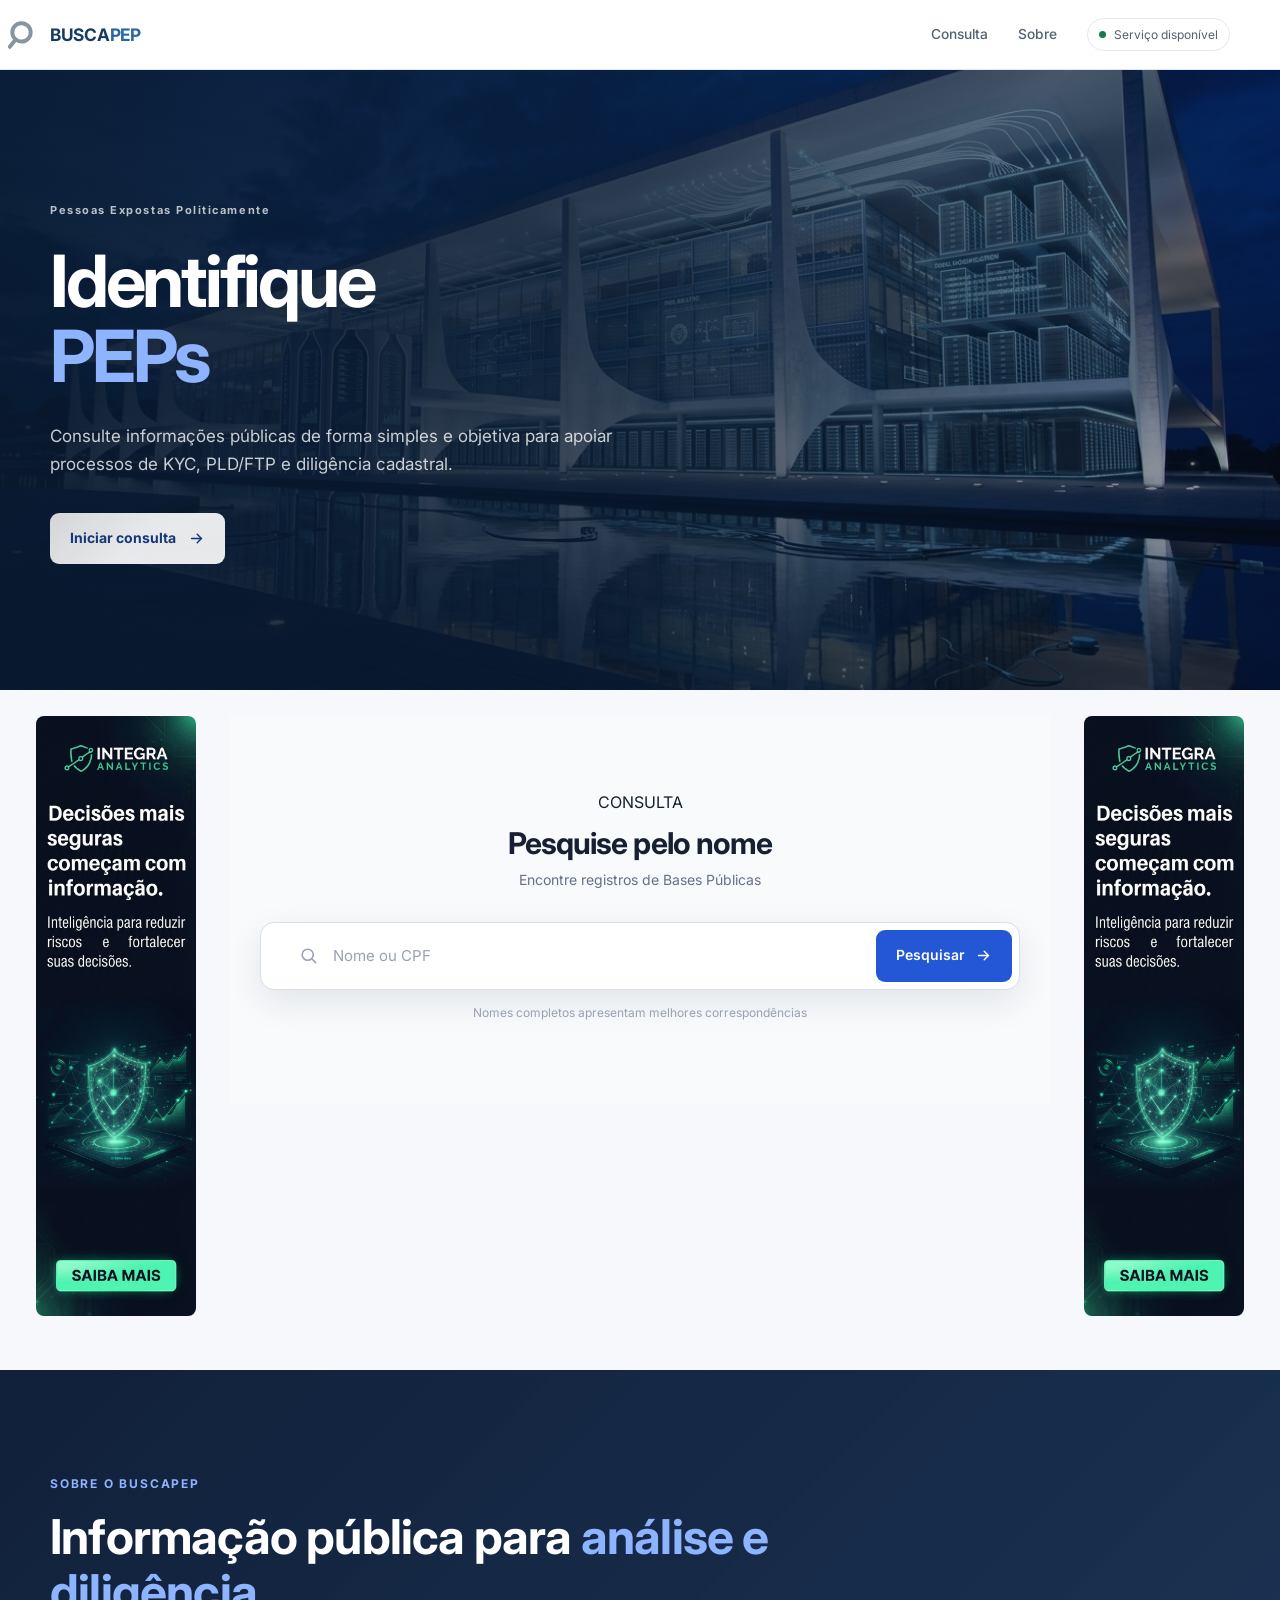
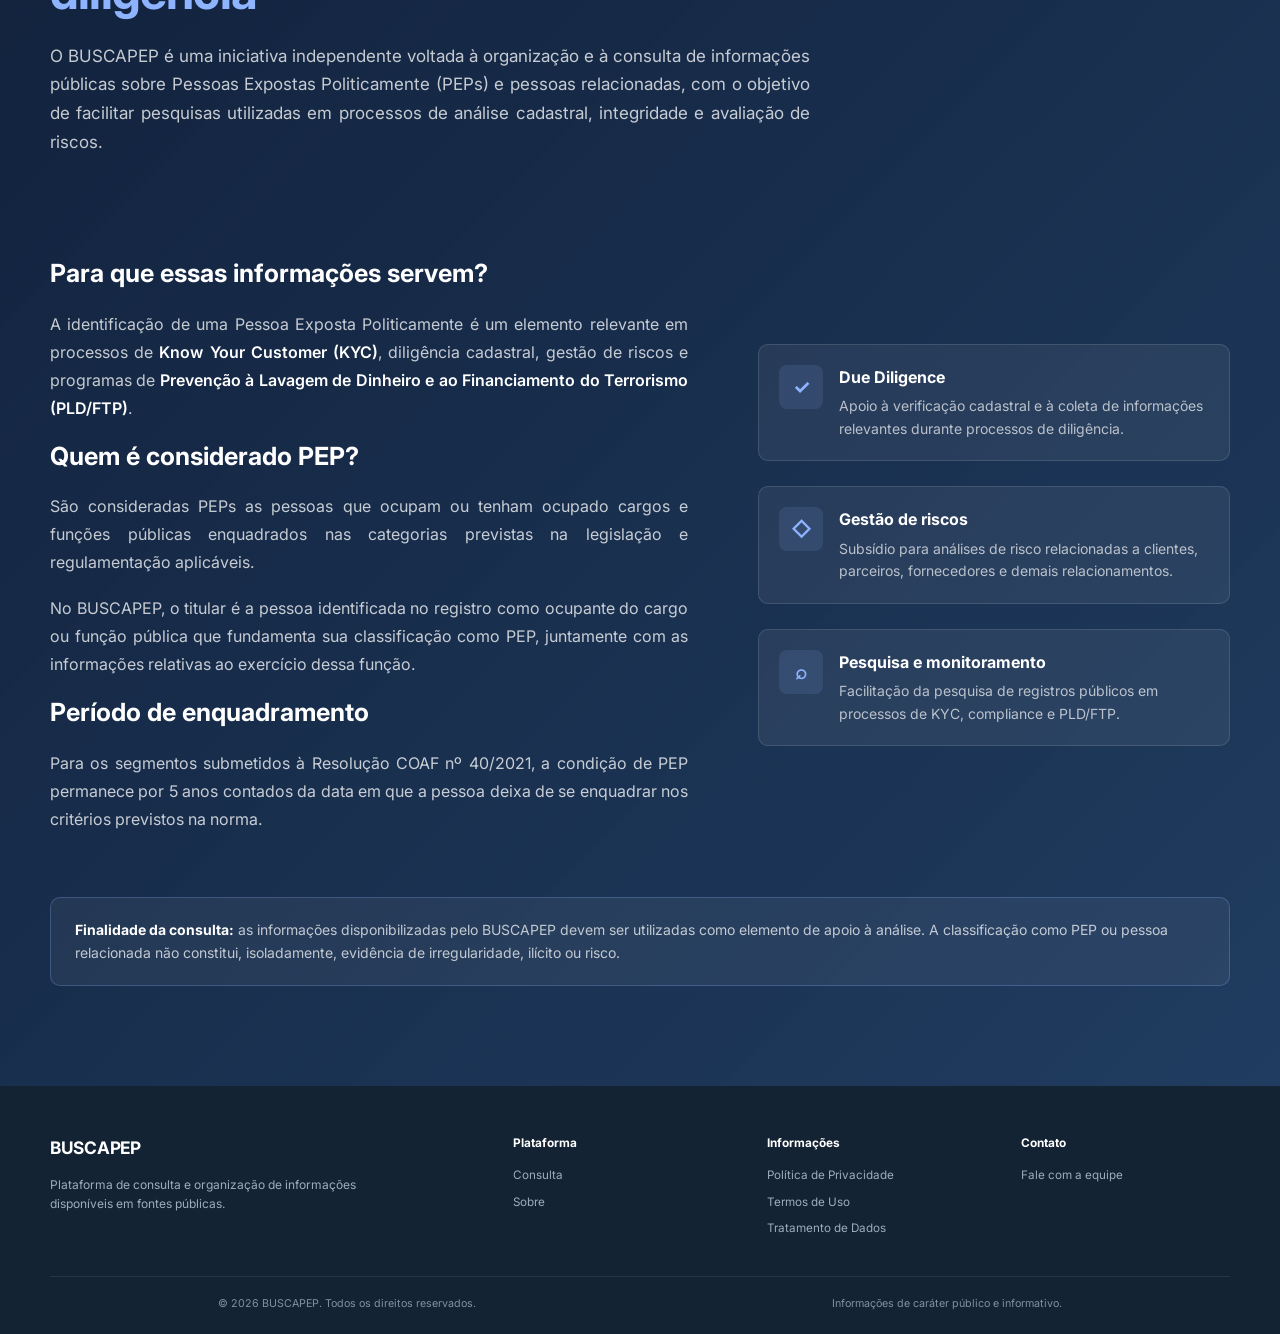
<file: index.html>
<!DOCTYPE html>
<html lang="pt-BR">

<head>
    <meta charset="UTF-8">
    <meta name="viewport" content="width=device-width, initial-scale=1.0">

    <title>BUSCA PEP — Pessoas Politicamente Expostas</title>

    <meta name="description" content="BuscaPEP é uma ferramenta online para consulta pública de Pessoas Expostas Politicamente (PEPs), com pesquisa por nome e informações provenientes de fontes públicas.">
    <meta name="robots" content="index, follow">
    <meta name="author" content="BuscaPEP">
    <link rel="canonical" href="https://buscapep.github.io/pesquisar/">

    <meta property="og:type" content="website">
    <meta property="og:title" content="BuscaPEP | Consulta Pública de PEPs">
    <meta property="og:description" content="Consulte informações públicas sobre Pessoas Expostas Politicamente (PEPs) por nome, com dados provenientes de fontes públicas e oficiais.">
    <meta property="og:url" content="https://buscapep.github.io/pesquisar/">
    <meta property="og:site_name" content="BuscaPEP">
    <meta property="og:locale" content="pt_BR">
    <meta property="og:image" content="https://buscapep.github.io/amounter/images/og-buscapep.jfif">


    <link rel="stylesheet" href="css/root.css">
    <link rel="stylesheet" href="css/ads.css">
    <link rel="stylesheet" href="css/general.css">
    <link rel="stylesheet" href="css/header.css">
    <link rel="stylesheet" href="css/hero.css">
    <link rel="stylesheet" href="css/search-area.css">
    <link rel="stylesheet" href="css/loading.css">
    <link rel="stylesheet" href="css/advertising.css">
    <link rel="stylesheet" href="css/results.css">
    <link rel="stylesheet" href="css/methodology.css">
    <link rel="stylesheet" href="css/visual-break.css">
    <link rel="stylesheet" href="css/responsive.css">
    <link rel="stylesheet" href="css/about.css">
    <link rel="stylesheet" href="css/footer.css">

    <link rel="preconnect" href="https://fonts.googleapis.com">
    <link rel="preconnect" href="https://fonts.gstatic.com" crossorigin>

    <link href="https://fonts.googleapis.com/css2?family=Inter:wght@400;500;600;700&display=swap" rel="stylesheet">

    <!-- Google AdSense
    <script async
        src="https://pagead2.googlesyndication.com/pagead/js/adsbygoogle.js?client=ca-pub-XXXXXXXXXXXX"
        crossorigin="anonymous"></script>
    -->

    <!-- Google tag (gtag.js) -->
    <script async src="https://www.googletagmanager.com/gtag/js?id=G-C39EV2SLS0"></script>
    <script>
        window.dataLayer = window.dataLayer || [];
        function gtag(){dataLayer.push(arguments);}
        gtag('js', new Date());

        gtag('config', 'G-C39EV2SLS0');
    </script>

</head>

<body>

    <!-- =========================================
    HEADER
    ========================================= -->

    <header class="site-header">
        <div class="container header-content">
            <a href="#" class="brand" aria-label="BUSCAPEP - página inicial">
                <span class="brand-text">
                    BUSCA<strong class="destaque-cor">PEP</strong>
                </span>
                <span class="brand-mark">
                    <svg class="search-icon" viewBox="0 0 24 24" aria-hidden="true">
                        <circle cx="11" cy="11" r="7" fill="none" stroke="currentColor" stroke-width="3" />
                        <path d="M16.5 16.5L21 21" fill="none" stroke="currentColor" stroke-width="3"
                            stroke-linecap="round" />
                    </svg>
                </span>
            </a>

            <nav class="main-nav" aria-label="Navegação principal">
                <a onclick="rolarpara('.hero-search')">Consulta</a>
                <a href="#sobre">Sobre</a>
            </nav>

            <div class="header-status">
                <span class="status-dot"></span>Serviço disponível
            </div>

        </div>
    </header>

    <!-- =========================================
    HERO / IMPACTO INICIAL
    ========================================= -->

    <section id="consulta" class="hero">
        <!-- Imagem de abertura -->

        <div class="hero-visual">

            <div class="hero-image"></div>
            <div class="hero-overlay"></div>
            <div class="container hero-visual-content">

                <div class="hero-copy">
                    <span class="hero-eyebrow">Pessoas Expostas Politicamente</span>
                    <h1>
                        Identifique
                        <span>
                            PEPs
                        </span>
                    </h1>


                    <p class="ct">
                        Consulte informações públicas de forma simples
                        e objetiva para apoiar processos de KYC,
                        PLD/FTP e diligência cadastral.
                    </p>

                    <button type="button" class="hero-action" id="startSearchBtn" onclick="rolarpara('.hero-search')">

                        <span>Iniciar consulta</span>

                        <svg viewBox="0 0 24 24" aria-hidden="true">
                            <path d="M5 12H19" fill="none" stroke="currentColor" stroke-width="2"
                                stroke-linecap="round" />
                            <path d="M13 6L19 12L13 18" fill="none" stroke="currentColor" stroke-width="2"
                                stroke-linecap="round" stroke-linejoin="round" />
                        </svg>
                    </button>
                </div>
            </div>
        </div>

    </section>


    <!-- =========================================
    CONTEÚDO
    ========================================= -->

    <div class="content-layout">
        <aside class="ad-sidebar ad-left">
            <div class="ad-slot"><img src="assets/ads/banner-lateral-01.jfif" alt="Publicidade"></div>
        </aside>

        <main>

            <!-- =====================================
        ÁREA DE PESQUISA
        ===================================== -->

            <div class="hero-search">

                <div class="container">


                    <div class="search-intro">

                        <span class="section-kicker">
                            CONSULTA
                        </span>


                        <h2>
                            Pesquise pelo nome
                        </h2>


                        <p>
                            Encontre registros de Bases Públicas
                        </p>

                    </div>


                    <div class="search-area">
                        <div class="search-box">
                            <div class="search-input-wrapper">
                                <svg class="search-icon" viewBox="0 0 24 24" aria-hidden="true">
                                    <circle cx="11" cy="11" r="7" fill="none" stroke="currentColor" stroke-width="2" />
                                    <path d="M16.5 16.5L21 21" fill="none" stroke="currentColor" stroke-width="2"
                                        stroke-linecap="round" />
                                </svg>
                                <input type="text" id="searchInput" placeholder="Nome ou CPF" autocomplete="off"
                                    aria-label="Pesquisar PEP por nome ou CPF">
                                <button id="clearBtn" class="clear-btn hidden" type="button"
                                    aria-label="Limpar pesquisa">×</button>
                            </div>

                            <button id="searchBtn" class="search-button" type="button">
                                <span>Pesquisar</span>
                                <svg viewBox="0 0 24 24" aria-hidden="true">
                                    <path d="M5 12H19" fill="none" stroke="currentColor" stroke-width="2"
                                        stroke-linecap="round" />
                                    <path d="M13 6L19 12L13 18" fill="none" stroke="currentColor" stroke-width="2"
                                        stroke-linecap="round" stroke-linejoin="round" />

                                </svg>
                            </button>
                        </div>

                        <div class="search-note">
                            Nomes completos apresentam melhores correspondências
                        </div>
                    </div>


                    <div id="loadingState" class="loading-state hidden">
                        <span class="loading-spinner"></span>
                        <span>Consultando registros...</span>
                    </div>
                </div>

            </div>

            <!-- =========================================
        RESULTADOS
        ========================================= -->

            <section class="results-section" id="results-section">

                <div class="container">


                    <div class="results-header">

                        <div>

                            <span class="section-kicker">
                                RESULTADOS
                            </span>


                            <h2 id="resultsHeading">
                                Registros encontrados
                            </h2>


                            <p id="resultsSub">
                                Realize uma pesquisa para visualizar os
                                registros correspondentes.
                            </p>

                        </div>

                        <div id="counterBadge" class="results-counter hidden">

                            <strong id="resultsCount">
                                0
                            </strong>

                            <span>
                                registros
                            </span>

                        </div>

                    </div>


                    <div id="resultsGrid" class="results-grid">
                        <!-- Resultados gerados pelo JavaScript -->
                    </div>

                </div>

            </section>
        </main>

        <aside class="ad-sidebar ad-right">
            <div class="ad-slot">
                <div class="ad-slot"><img src="assets/ads/banner-lateral-01.jfif" alt="Publicidade"></div>
            </div>
        </aside>
    </div>



    <!-- =========================================
    ABOUT
    =========================================== -->

    <section class="about-section" id="sobre">
        <div class="about-container">

            <div class="about-header">
                <span class="section-kicker">SOBRE O BUSCAPEP</span>

                <h2>
                    Informação pública para
                    <span>análise e diligência</span>
                </h2>

                <p class="jf">
                    O BUSCAPEP é uma iniciativa independente voltada à organização
                    e à consulta de informações públicas sobre Pessoas Expostas
                    Politicamente (PEPs) e pessoas relacionadas, com o objetivo de
                    facilitar pesquisas utilizadas em processos de análise cadastral,
                    integridade e avaliação de riscos.
                </p>
            </div>

            <div class="about-content">

                <div class="about-text">
                    <h3>Para que essas informações servem?</h3>

                    <p class="jf">
                        A identificação de uma Pessoa Exposta Politicamente é um
                        elemento relevante em processos de <strong>Know Your Customer
                            (KYC)</strong>, diligência cadastral, gestão de riscos e
                        programas de <strong>Prevenção à Lavagem de Dinheiro e ao
                            Financiamento do Terrorismo (PLD/FTP)</strong>.
                    </p>

                    <h3>Quem é considerado PEP?</h3>

                    <p class="jf">
                        São consideradas PEPs as pessoas que ocupam ou tenham
                        ocupado cargos e funções públicas enquadrados nas
                        categorias previstas na legislação e regulamentação
                        aplicáveis.
                    </p>

                    <p class="jf">
                        No BUSCAPEP, o titular é a pessoa identificada no registro como ocupante do cargo ou função
                        pública que fundamenta sua classificação como PEP, juntamente com as informações relativas
                        ao exercício dessa função.
                    </p>

                    <h3>Período de enquadramento</h3>
                    <p class="jf">
                        Para os segmentos submetidos à Resolução COAF nº 40/2021, a condição de PEP permanece por 5
                        anos contados da data em que a pessoa deixa de se enquadrar nos critérios previstos na
                        norma.
                    </p>
                </div>

                <div class="about-features">

                    <div class="about-feature">
                        <div class="about-feature-icon">
                            ✓
                        </div>

                        <div>
                            <h3>Due Diligence</h3>
                            <p>
                                Apoio à verificação cadastral e à coleta de informações
                                relevantes durante processos de diligência.
                            </p>
                        </div>
                    </div>

                    <div class="about-feature">
                        <div class="about-feature-icon">
                            ◇
                        </div>

                        <div>
                            <h3>Gestão de riscos</h3>
                            <p>
                                Subsídio para análises de risco relacionadas a clientes,
                                parceiros, fornecedores e demais relacionamentos.
                            </p>
                        </div>
                    </div>

                    <div class="about-feature">
                        <div class="about-feature-icon">
                            ⌕
                        </div>

                        <div>
                            <h3>Pesquisa e monitoramento</h3>
                            <p>
                                Facilitação da pesquisa de registros públicos em
                                processos de KYC, compliance e PLD/FTP.
                            </p>
                        </div>
                    </div>

                </div>

            </div>

            <div class="about-notice">
                <strong>Finalidade da consulta:</strong>
                as informações disponibilizadas pelo BUSCAPEP devem ser utilizadas
                como elemento de apoio à análise. A classificação como PEP ou pessoa
                relacionada não constitui, isoladamente, evidência de irregularidade,
                ilícito ou risco.
            </div>

        </div>
    </section>


    <!-- =========================================
    FOOTER
    =========================================== -->

    <footer id="contato" class="site-footer">

        <div class="container">

            <div class="footer-main">

                <div class="footer-brand">

                    <a href="#" class="brand" aria-label="BUSCAPEP - página inicial">
                        <span class="brand-text">
                            BUSCAPEP
                        </span>
                    </a>


                    <p>
                        Plataforma de consulta e organização de informações
                        disponíveis em fontes públicas.
                    </p>

                </div>


                <div class="footer-column">

                    <h3>
                        Plataforma
                    </h3>

                    <a onclick="rolarpara('.hero-search')">
                        Consulta
                    </a>

                    <a onclick="rolarpara('.about-section')">
                        Sobre
                    </a>

                </div>


                <div class="footer-column">

                    <h3>
                        Informações
                    </h3>

                    <a href="compliance/privacidade.html">
                        Política de Privacidade
                    </a>

                    <a href="compliance/termos.html">
                        Termos de Uso
                    </a>

                    <a href="compliance/tratamento.html">
                        Tratamento de Dados
                    </a>

                </div>


                <div class="footer-column">

                    <h3>
                        Contato
                    </h3>

                    <a href="compliance/contato.html">
                        Fale com a equipe
                    </a>

                </div>


            </div>


            <div class="footer-bottom">

                <span>
                    © 2026 BUSCAPEP.
                    Todos os direitos reservados.
                </span>


                <span>
                    Informações de caráter público e informativo.
                </span>

            </div>

        </div>

    </footer>


    <!-- JavaScript -->

    <script src="js/app.js"></script>

</body>

</html>
</file>
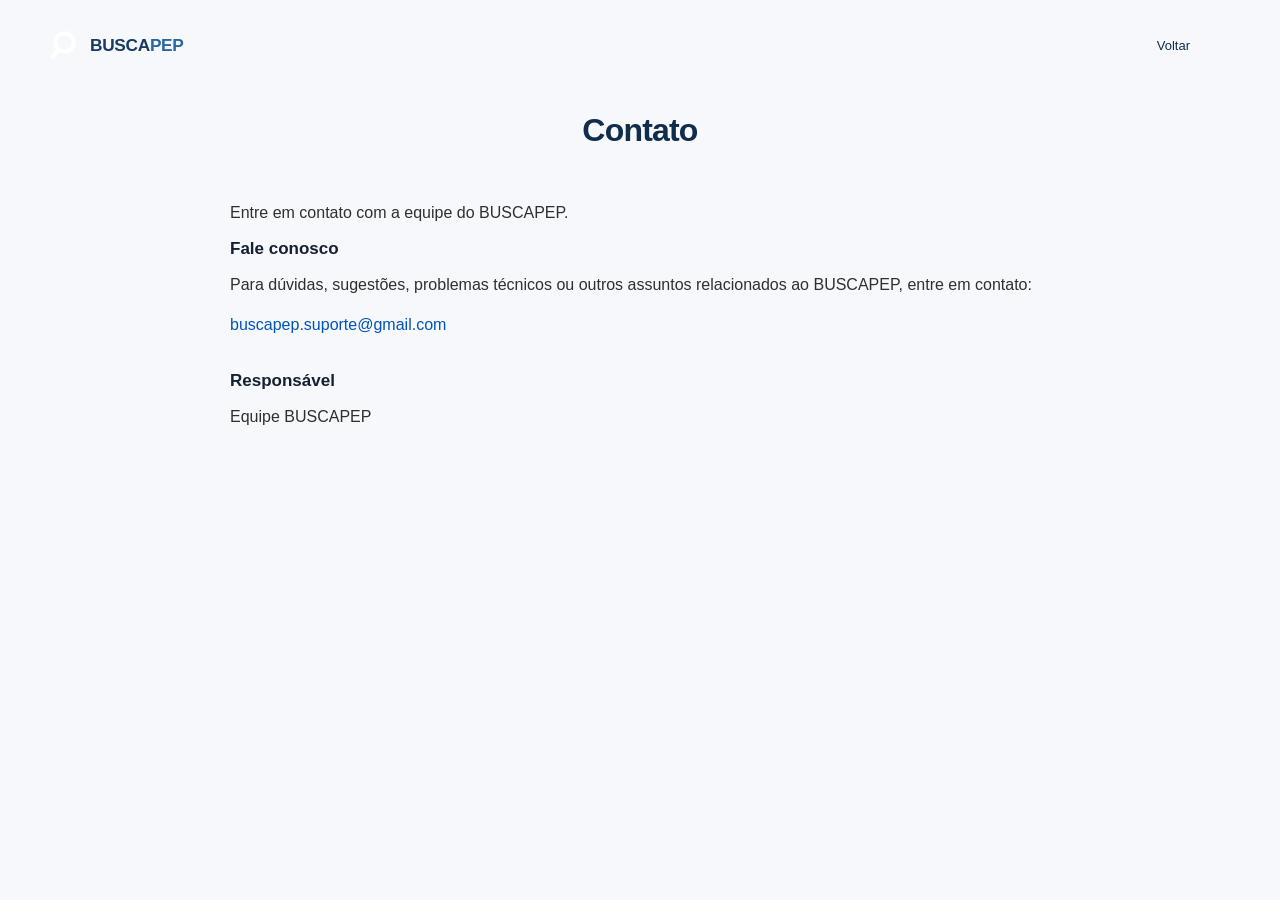
<file: compliance/contato.html>
<!DOCTYPE html>
<html lang="pt-BR">

<head>
    <meta charset="UTF-8">
    <meta name="viewport" content="width=device-width, initial-scale=1.0">

    <title>Contato — Amounter</title>

    <link rel="stylesheet" href="../css/root.css">
    <link rel="stylesheet" href="../css/compliance.css">
    <link rel="stylesheet" href="../css/header.css">
</head>

<body>

    <main class="compliance-page">

        <header class="compliance-header">
            <a href="/" class="brand" aria-label="BUSCAPEP - página inicial">                
                <span class="brand-text">
                    BUSCA<strong class="destaque-cor">PEP</strong>
                </span>
                <span class="brand-mark">
                    <svg class="search-icon" viewBox="0 0 24 24" aria-hidden="true">
                        <circle cx="11" cy="11" r="7" fill="none" stroke="currentColor" stroke-width="3" />
                        <path d="M16.5 16.5L21 21" fill="none" stroke="currentColor" stroke-width="3" stroke-linecap="round" />
                    </svg>
                </span>
            </a>

            <a href="#" class="back-link" onclick="history.back(); return false;">Voltar</a>
        </header>

        <article class="compliance-content">

            <h1>Contato</h1>

            <p class="updated">
                Entre em contato com a equipe do BUSCAPEP.
            </p>

            <section>
                <h2>Fale conosco</h2>

                <p>
                    Para dúvidas, sugestões, problemas técnicos ou outros
                    assuntos relacionados ao BUSCAPEP, entre em contato:
                </p>

                <p>
                    <a href="mailto:amounter.suporte@gmail.com">
                        buscapep.suporte@gmail.com
                    </a>
                </p>
            </section>

            <section>
                <h2>Responsável</h2>

                <p>
                    Equipe BUSCAPEP
                </p>
            </section>

        </article>

    </main>

</body>

</html>
</file>
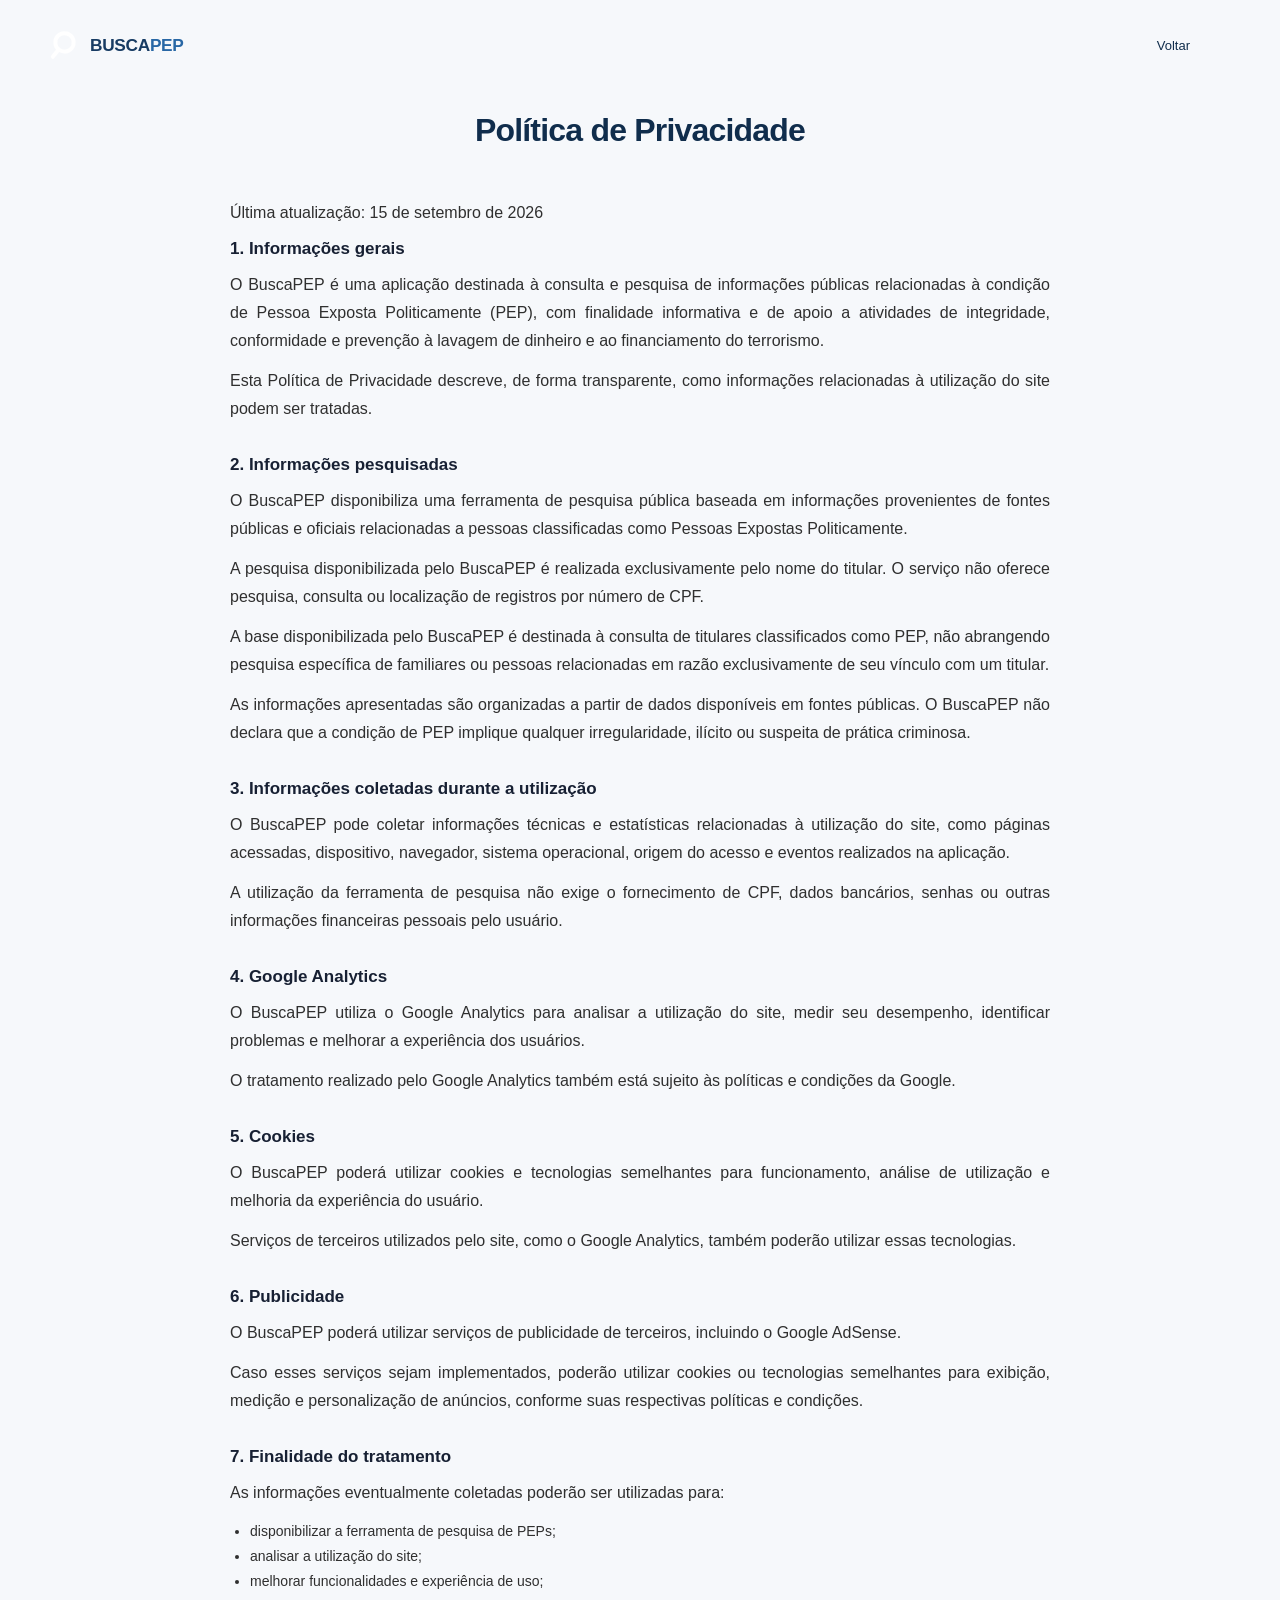
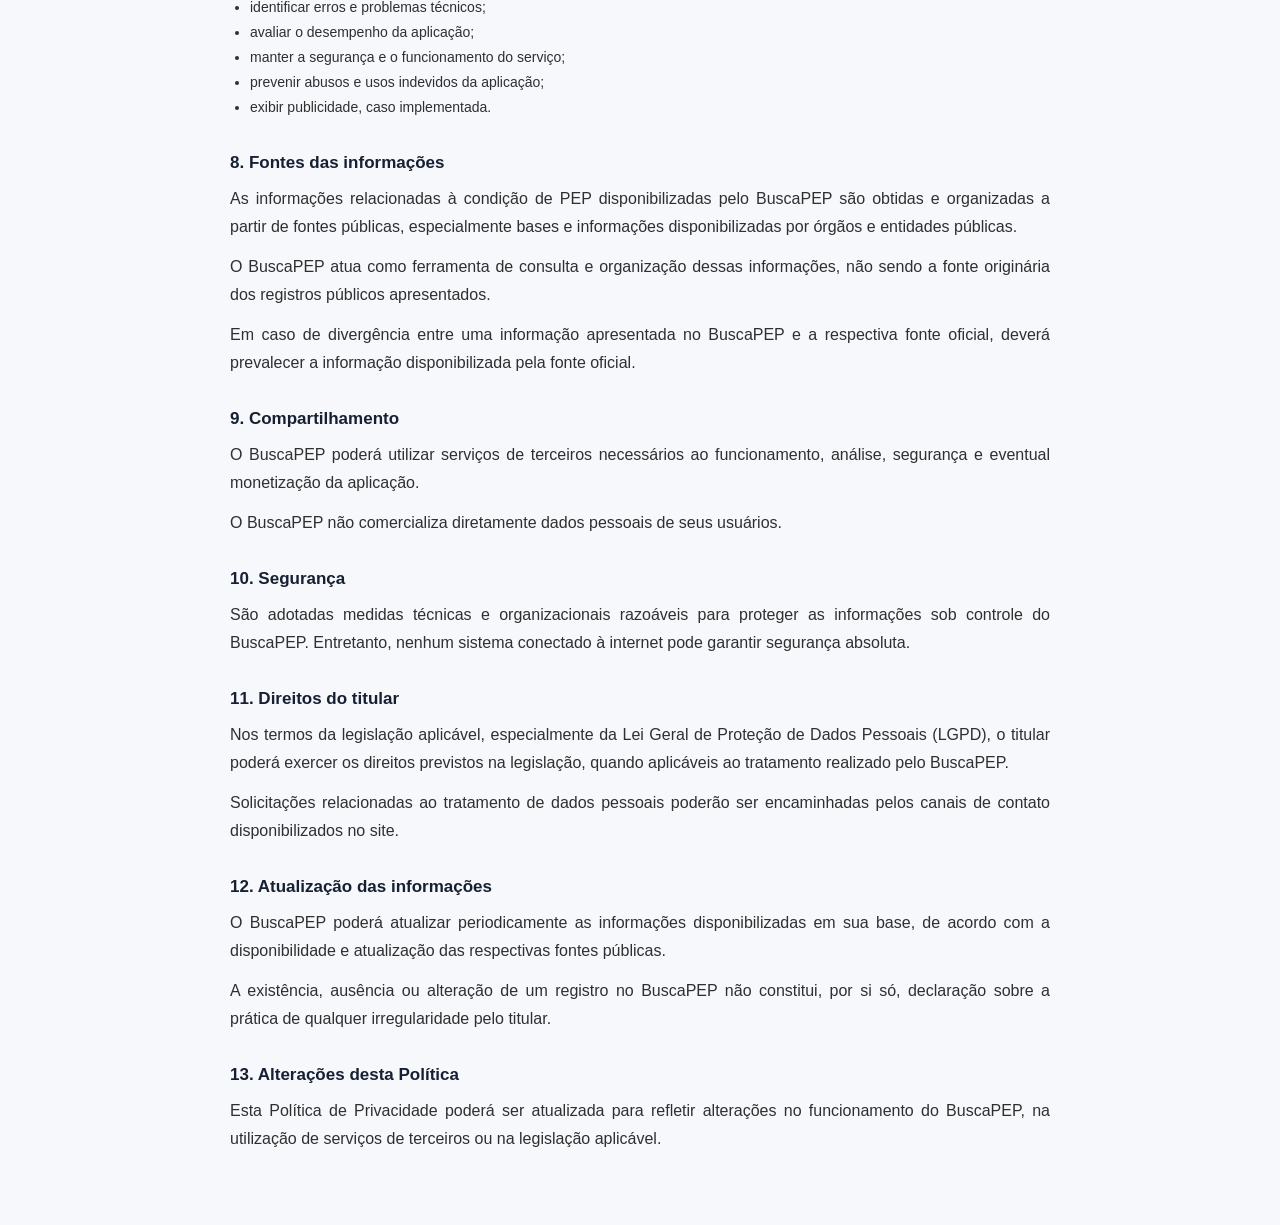
<file: compliance/privacidade.html>
<!DOCTYPE html>
<html lang="pt-BR">

<head>
    <meta charset="UTF-8">
    <meta name="viewport" content="width=device-width, initial-scale=1.0">

    <title>Política de Privacidade — Amounter</title>

    <link rel="stylesheet" href="../css/root.css">
    <link rel="stylesheet" href="../css/compliance.css">
    <link rel="stylesheet" href="../css/header.css">
</head>

<body>

    <main class="compliance-page">

        <header class="compliance-header">
            <a href="/" class="brand" aria-label="BUSCAPEP - página inicial">
                <span class="brand-text">
                    BUSCA<strong class="destaque-cor">PEP</strong>
                </span>
                <span class="brand-mark">
                    <svg class="search-icon" viewBox="0 0 24 24" aria-hidden="true">
                        <circle cx="11" cy="11" r="7" fill="none" stroke="currentColor" stroke-width="3" />
                        <path d="M16.5 16.5L21 21" fill="none" stroke="currentColor" stroke-width="3"
                            stroke-linecap="round" />
                    </svg>
                </span>
            </a>

            <a href="#" class="back-link" onclick="history.back(); return false;">Voltar</a>
        </header>

        <article class="compliance-content">

            <h1>Política de Privacidade</h1>

            <p class="updated">
                Última atualização: 15 de setembro de 2026
            </p>

            <section>
                <h2>1. Informações gerais</h2>

                <p>
                    O BuscaPEP é uma aplicação destinada à consulta e pesquisa de
                    informações públicas relacionadas à condição de Pessoa Exposta
                    Politicamente (PEP), com finalidade informativa e de apoio a
                    atividades de integridade, conformidade e prevenção à lavagem de
                    dinheiro e ao financiamento do terrorismo.
                </p>

                <p>
                    Esta Política de Privacidade descreve, de forma transparente,
                    como informações relacionadas à utilização do site podem ser
                    tratadas.
                </p>
            </section>

            <section>
                <h2>2. Informações pesquisadas</h2>

                <p>
                    O BuscaPEP disponibiliza uma ferramenta de pesquisa pública
                    baseada em informações provenientes de fontes públicas e
                    oficiais relacionadas a pessoas classificadas como Pessoas
                    Expostas Politicamente.
                </p>

                <p>
                    A pesquisa disponibilizada pelo BuscaPEP é realizada
                    exclusivamente pelo nome do titular. O serviço não oferece
                    pesquisa, consulta ou localização de registros por número de
                    CPF.
                </p>

                <p>
                    A base disponibilizada pelo BuscaPEP é destinada à consulta de
                    titulares classificados como PEP, não abrangendo pesquisa
                    específica de familiares ou pessoas relacionadas em razão
                    exclusivamente de seu vínculo com um titular.
                </p>

                <p>
                    As informações apresentadas são organizadas a partir de dados
                    disponíveis em fontes públicas. O BuscaPEP não declara que a
                    condição de PEP implique qualquer irregularidade, ilícito ou
                    suspeita de prática criminosa.
                </p>
            </section>

            <section>
                <h2>3. Informações coletadas durante a utilização</h2>

                <p>
                    O BuscaPEP pode coletar informações técnicas e estatísticas
                    relacionadas à utilização do site, como páginas acessadas,
                    dispositivo, navegador, sistema operacional, origem do acesso
                    e eventos realizados na aplicação.
                </p>

                <p>
                    A utilização da ferramenta de pesquisa não exige o fornecimento
                    de CPF, dados bancários, senhas ou outras informações financeiras
                    pessoais pelo usuário.
                </p>
            </section>

            <section>
                <h2>4. Google Analytics</h2>

                <p>
                    O BuscaPEP utiliza o Google Analytics para analisar a utilização
                    do site, medir seu desempenho, identificar problemas e melhorar
                    a experiência dos usuários.
                </p>

                <p>
                    O tratamento realizado pelo Google Analytics também está sujeito
                    às políticas e condições da Google.
                </p>
            </section>

            <section>
                <h2>5. Cookies</h2>

                <p>
                    O BuscaPEP poderá utilizar cookies e tecnologias semelhantes para
                    funcionamento, análise de utilização e melhoria da experiência
                    do usuário.
                </p>

                <p>
                    Serviços de terceiros utilizados pelo site, como o Google
                    Analytics, também poderão utilizar essas tecnologias.
                </p>
            </section>

            <section>
                <h2>6. Publicidade</h2>

                <p>
                    O BuscaPEP poderá utilizar serviços de publicidade de terceiros,
                    incluindo o Google AdSense.
                </p>

                <p>
                    Caso esses serviços sejam implementados, poderão utilizar cookies
                    ou tecnologias semelhantes para exibição, medição e personalização
                    de anúncios, conforme suas respectivas políticas e condições.
                </p>
            </section>

            <section>
                <h2>7. Finalidade do tratamento</h2>

                <p>
                    As informações eventualmente coletadas poderão ser utilizadas
                    para:
                </p>

                <ul>
                    <li>disponibilizar a ferramenta de pesquisa de PEPs;</li>
                    <li>analisar a utilização do site;</li>
                    <li>melhorar funcionalidades e experiência de uso;</li>
                    <li>identificar erros e problemas técnicos;</li>
                    <li>avaliar o desempenho da aplicação;</li>
                    <li>manter a segurança e o funcionamento do serviço;</li>
                    <li>prevenir abusos e usos indevidos da aplicação;</li>
                    <li>exibir publicidade, caso implementada.</li>
                </ul>
            </section>

            <section>
                <h2>8. Fontes das informações</h2>

                <p>
                    As informações relacionadas à condição de PEP disponibilizadas
                    pelo BuscaPEP são obtidas e organizadas a partir de fontes
                    públicas, especialmente bases e informações disponibilizadas
                    por órgãos e entidades públicas.
                </p>

                <p>
                    O BuscaPEP atua como ferramenta de consulta e organização dessas
                    informações, não sendo a fonte originária dos registros públicos
                    apresentados.
                </p>

                <p>
                    Em caso de divergência entre uma informação apresentada no
                    BuscaPEP e a respectiva fonte oficial, deverá prevalecer a
                    informação disponibilizada pela fonte oficial.
                </p>
            </section>

            <section>
                <h2>9. Compartilhamento</h2>

                <p>
                    O BuscaPEP poderá utilizar serviços de terceiros necessários ao
                    funcionamento, análise, segurança e eventual monetização da
                    aplicação.
                </p>

                <p>
                    O BuscaPEP não comercializa diretamente dados pessoais de seus
                    usuários.
                </p>
            </section>

            <section>
                <h2>10. Segurança</h2>

                <p>
                    São adotadas medidas técnicas e organizacionais razoáveis para
                    proteger as informações sob controle do BuscaPEP.
                    Entretanto, nenhum sistema conectado à internet pode garantir
                    segurança absoluta.
                </p>
            </section>

            <section>
                <h2>11. Direitos do titular</h2>

                <p>
                    Nos termos da legislação aplicável, especialmente da Lei Geral
                    de Proteção de Dados Pessoais (LGPD), o titular poderá exercer
                    os direitos previstos na legislação, quando aplicáveis ao
                    tratamento realizado pelo BuscaPEP.
                </p>

                <p>
                    Solicitações relacionadas ao tratamento de dados pessoais poderão
                    ser encaminhadas pelos canais de contato disponibilizados no site.
                </p>
            </section>

            <section>
                <h2>12. Atualização das informações</h2>

                <p>
                    O BuscaPEP poderá atualizar periodicamente as informações
                    disponibilizadas em sua base, de acordo com a disponibilidade e
                    atualização das respectivas fontes públicas.
                </p>

                <p>
                    A existência, ausência ou alteração de um registro no BuscaPEP
                    não constitui, por si só, declaração sobre a prática de qualquer
                    irregularidade pelo titular.
                </p>
            </section>

            <section>
                <h2>13. Alterações desta Política</h2>

                <p>
                    Esta Política de Privacidade poderá ser atualizada para refletir
                    alterações no funcionamento do BuscaPEP, na utilização de
                    serviços de terceiros ou na legislação aplicável.
                </p>

            </section>

        </article>


    </main>

</body>

</html>
</file>
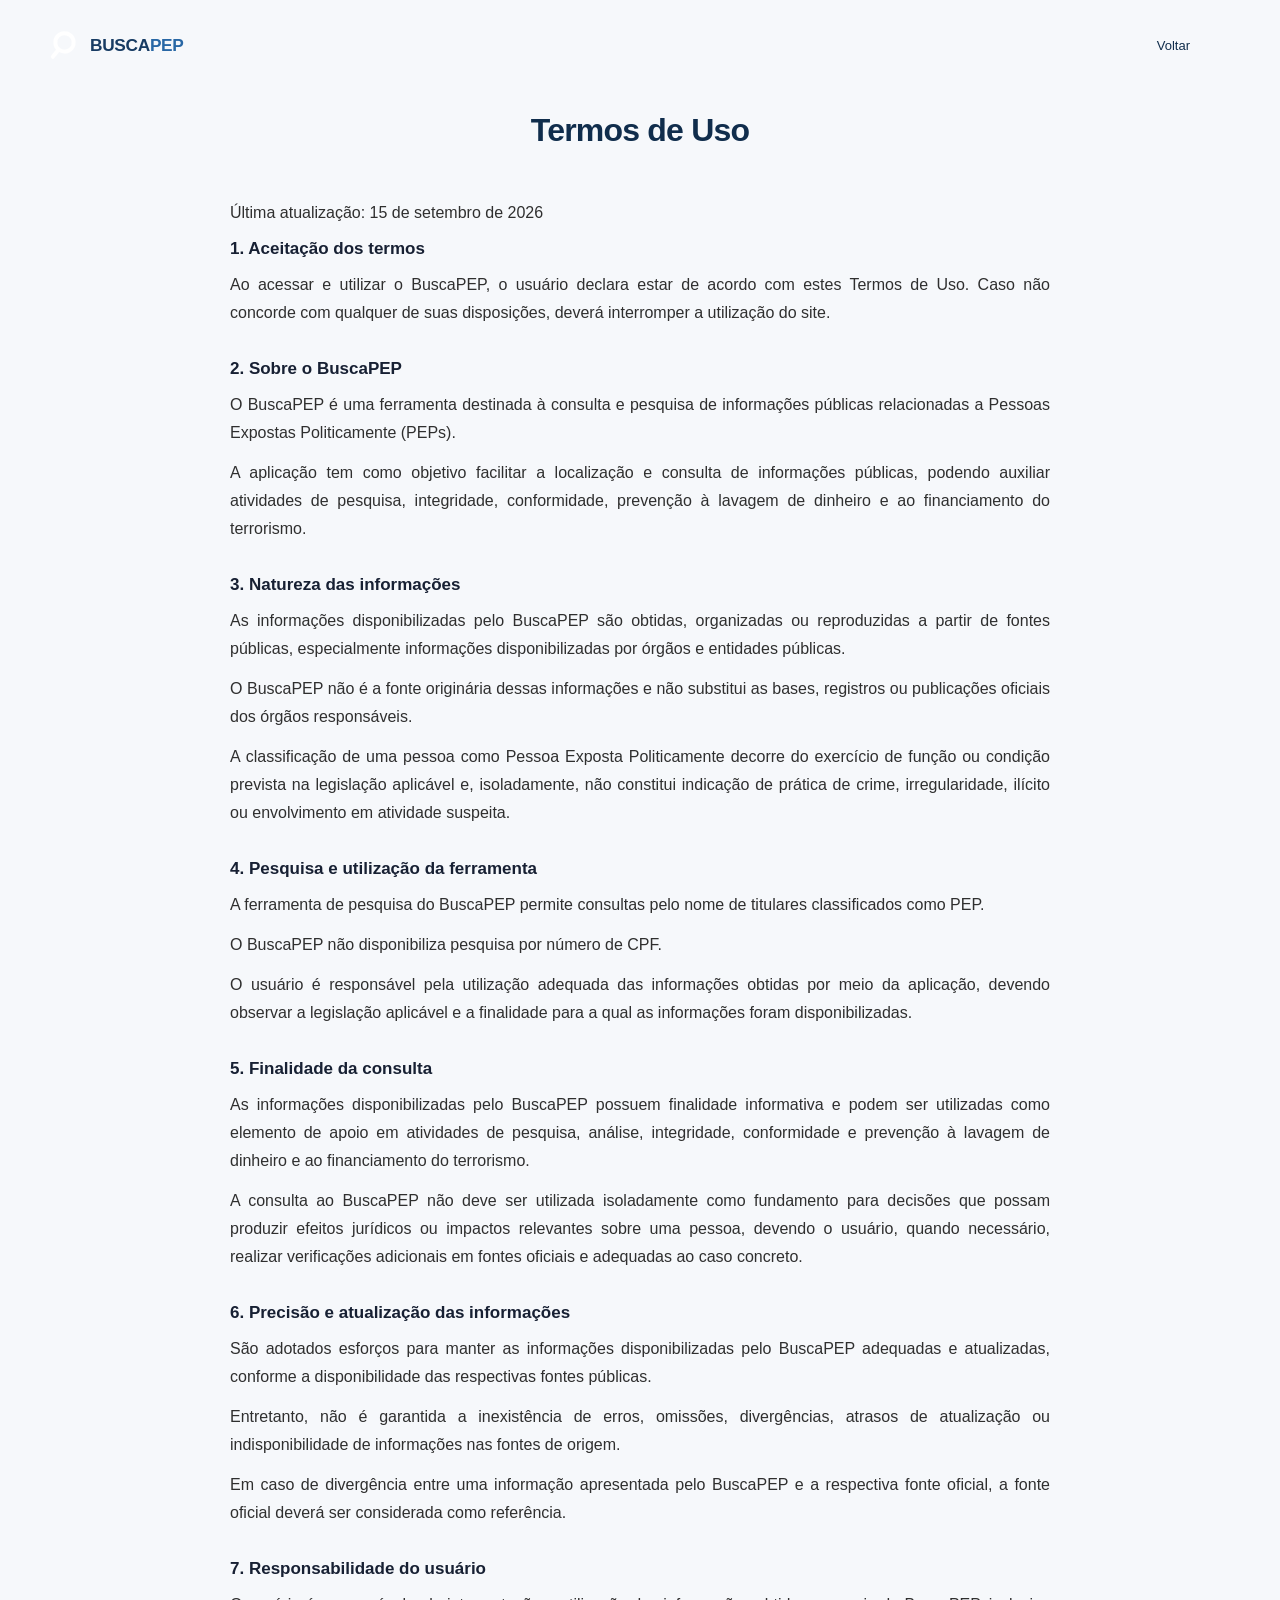
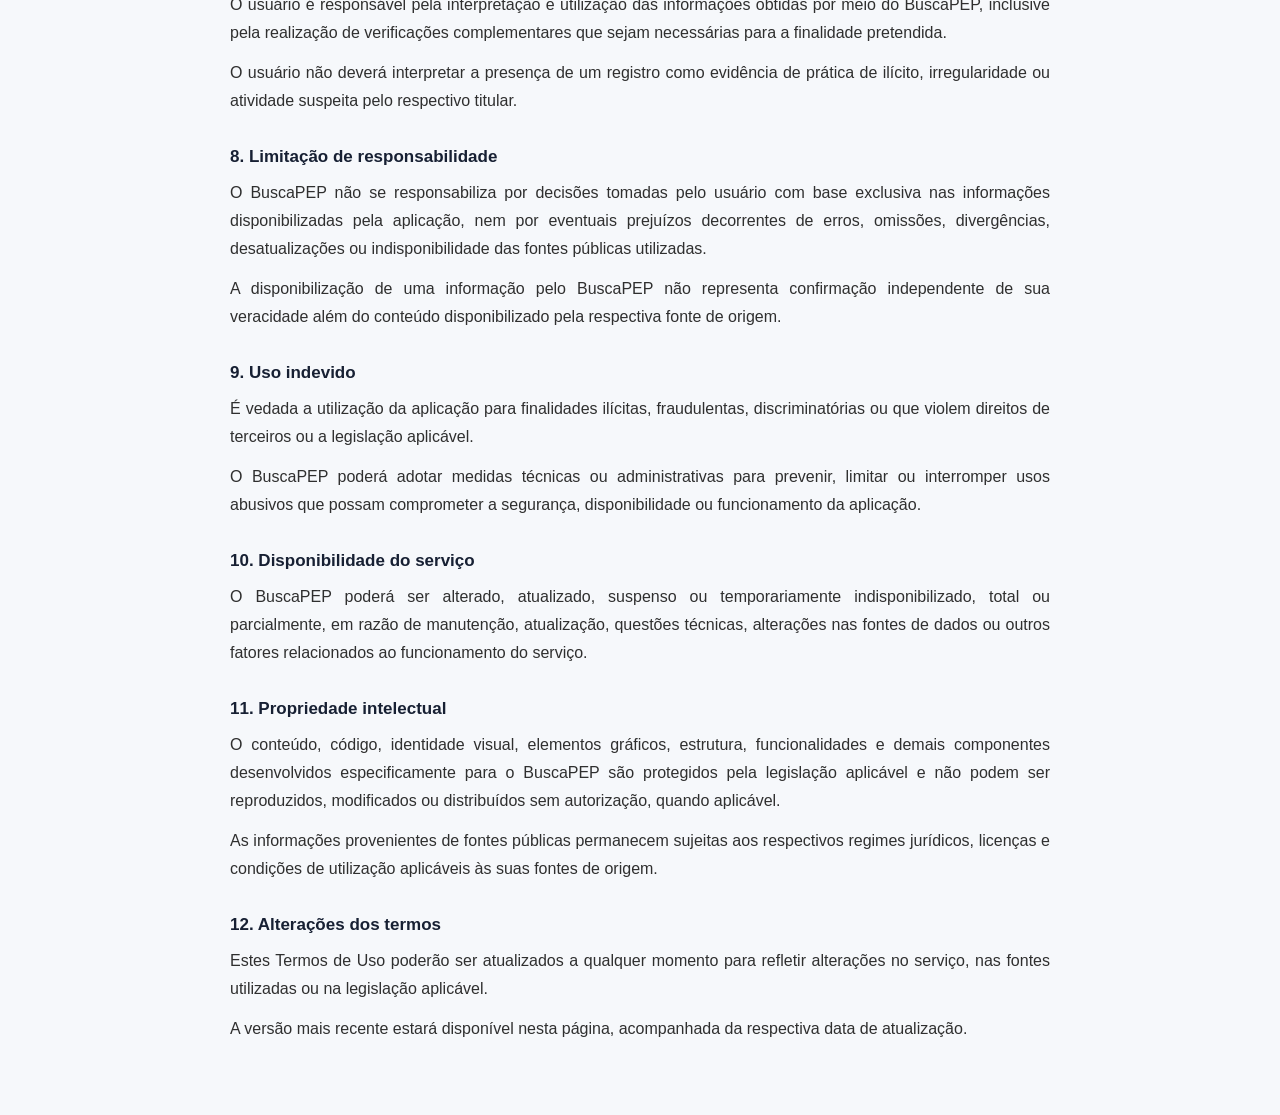
<file: compliance/termos.html>
<!DOCTYPE html>
<html lang="pt-BR">

<head>
    <meta charset="UTF-8">
    <meta name="viewport" content="width=device-width, initial-scale=1.0">

    <title>Termos de Uso — Amounter</title>

    <link rel="stylesheet" href="../css/root.css">
    <link rel="stylesheet" href="../css/compliance.css">
    <link rel="stylesheet" href="../css/header.css">
</head>

<body>

    <main class="compliance-page">

        <header class="compliance-header">
            <a href="/" class="brand" aria-label="BUSCAPEP - página inicial">
                <span class="brand-text">
                    BUSCA<strong class="destaque-cor">PEP</strong>
                </span>
                <span class="brand-mark">
                    <svg class="search-icon" viewBox="0 0 24 24" aria-hidden="true">
                        <circle cx="11" cy="11" r="7" fill="none" stroke="currentColor" stroke-width="3" />
                        <path d="M16.5 16.5L21 21" fill="none" stroke="currentColor" stroke-width="3"
                            stroke-linecap="round" />
                    </svg>
                </span>
            </a>

            <a href="#" class="back-link" onclick="history.back(); return false;">Voltar</a>
        </header>

        <article class="compliance-content">
            
            <h1>Termos de Uso</h1>

            <p class="updated">
                Última atualização: 15 de setembro de 2026
            </p>

            <section>
                <h2>1. Aceitação dos termos</h2>

                <p>
                    Ao acessar e utilizar o BuscaPEP, o usuário declara estar de
                    acordo com estes Termos de Uso. Caso não concorde com qualquer
                    de suas disposições, deverá interromper a utilização do site.
                </p>
            </section>

            <section>
                <h2>2. Sobre o BuscaPEP</h2>

                <p>
                    O BuscaPEP é uma ferramenta destinada à consulta e pesquisa de
                    informações públicas relacionadas a Pessoas Expostas
                    Politicamente (PEPs).
                </p>

                <p>
                    A aplicação tem como objetivo facilitar a localização e consulta
                    de informações públicas, podendo auxiliar atividades de pesquisa,
                    integridade, conformidade, prevenção à lavagem de dinheiro e
                    ao financiamento do terrorismo.
                </p>
            </section>

            <section>
                <h2>3. Natureza das informações</h2>

                <p>
                    As informações disponibilizadas pelo BuscaPEP são obtidas,
                    organizadas ou reproduzidas a partir de fontes públicas,
                    especialmente informações disponibilizadas por órgãos e
                    entidades públicas.
                </p>

                <p>
                    O BuscaPEP não é a fonte originária dessas informações e não
                    substitui as bases, registros ou publicações oficiais dos órgãos
                    responsáveis.
                </p>

                <p>
                    A classificação de uma pessoa como Pessoa Exposta Politicamente
                    decorre do exercício de função ou condição prevista na legislação
                    aplicável e, isoladamente, não constitui indicação de prática
                    de crime, irregularidade, ilícito ou envolvimento em atividade
                    suspeita.
                </p>
            </section>

            <section>
                <h2>4. Pesquisa e utilização da ferramenta</h2>

                <p>
                    A ferramenta de pesquisa do BuscaPEP permite consultas pelo nome
                    de titulares classificados como PEP.
                </p>

                <p>
                    O BuscaPEP não disponibiliza pesquisa por número de CPF.
                </p>

                <p>
                    O usuário é responsável pela utilização adequada das informações
                    obtidas por meio da aplicação, devendo observar a legislação
                    aplicável e a finalidade para a qual as informações foram
                    disponibilizadas.
                </p>
            </section>

            <section>
                <h2>5. Finalidade da consulta</h2>

                <p>
                    As informações disponibilizadas pelo BuscaPEP possuem finalidade
                    informativa e podem ser utilizadas como elemento de apoio em
                    atividades de pesquisa, análise, integridade, conformidade e
                    prevenção à lavagem de dinheiro e ao financiamento do terrorismo.
                </p>

                <p>
                    A consulta ao BuscaPEP não deve ser utilizada isoladamente como
                    fundamento para decisões que possam produzir efeitos jurídicos
                    ou impactos relevantes sobre uma pessoa, devendo o usuário,
                    quando necessário, realizar verificações adicionais em fontes
                    oficiais e adequadas ao caso concreto.
                </p>
            </section>

            <section>
                <h2>6. Precisão e atualização das informações</h2>

                <p>
                    São adotados esforços para manter as informações disponibilizadas
                    pelo BuscaPEP adequadas e atualizadas, conforme a disponibilidade
                    das respectivas fontes públicas.
                </p>

                <p>
                    Entretanto, não é garantida a inexistência de erros, omissões,
                    divergências, atrasos de atualização ou indisponibilidade de
                    informações nas fontes de origem.
                </p>

                <p>
                    Em caso de divergência entre uma informação apresentada pelo
                    BuscaPEP e a respectiva fonte oficial, a fonte oficial deverá
                    ser considerada como referência.
                </p>
            </section>

            <section>
                <h2>7. Responsabilidade do usuário</h2>

                <p>
                    O usuário é responsável pela interpretação e utilização das
                    informações obtidas por meio do BuscaPEP, inclusive pela
                    realização de verificações complementares que sejam necessárias
                    para a finalidade pretendida.
                </p>

                <p>
                    O usuário não deverá interpretar a presença de um registro como
                    evidência de prática de ilícito, irregularidade ou atividade
                    suspeita pelo respectivo titular.
                </p>
            </section>

            <section>
                <h2>8. Limitação de responsabilidade</h2>

                <p>
                    O BuscaPEP não se responsabiliza por decisões tomadas pelo usuário
                    com base exclusiva nas informações disponibilizadas pela
                    aplicação, nem por eventuais prejuízos decorrentes de erros,
                    omissões, divergências, desatualizações ou indisponibilidade das
                    fontes públicas utilizadas.
                </p>

                <p>
                    A disponibilização de uma informação pelo BuscaPEP não representa
                    confirmação independente de sua veracidade além do conteúdo
                    disponibilizado pela respectiva fonte de origem.
                </p>
            </section>

            <section>
                <h2>9. Uso indevido</h2>

                <p>
                    É vedada a utilização da aplicação para finalidades ilícitas,
                    fraudulentas, discriminatórias ou que violem direitos de
                    terceiros ou a legislação aplicável.
                </p>

                <p>
                    O BuscaPEP poderá adotar medidas técnicas ou administrativas para
                    prevenir, limitar ou interromper usos abusivos que possam
                    comprometer a segurança, disponibilidade ou funcionamento da
                    aplicação.
                </p>
            </section>

            <section>
                <h2>10. Disponibilidade do serviço</h2>

                <p>
                    O BuscaPEP poderá ser alterado, atualizado, suspenso ou
                    temporariamente indisponibilizado, total ou parcialmente, em
                    razão de manutenção, atualização, questões técnicas, alterações
                    nas fontes de dados ou outros fatores relacionados ao
                    funcionamento do serviço.
                </p>
            </section>

            <section>
                <h2>11. Propriedade intelectual</h2>

                <p>
                    O conteúdo, código, identidade visual, elementos gráficos,
                    estrutura, funcionalidades e demais componentes desenvolvidos
                    especificamente para o BuscaPEP são protegidos pela legislação
                    aplicável e não podem ser reproduzidos, modificados ou
                    distribuídos sem autorização, quando aplicável.
                </p>

                <p>
                    As informações provenientes de fontes públicas permanecem
                    sujeitas aos respectivos regimes jurídicos, licenças e condições
                    de utilização aplicáveis às suas fontes de origem.
                </p>
            </section>

            <section>
                <h2>12. Alterações dos termos</h2>

                <p>
                    Estes Termos de Uso poderão ser atualizados a qualquer momento
                    para refletir alterações no serviço, nas fontes utilizadas ou na
                    legislação aplicável.
                </p>

                <p>
                    A versão mais recente estará disponível nesta página, acompanhada
                    da respectiva data de atualização.
                </p>
            </section>
            

        </article>


    </main>

</body>

</html>
</file>
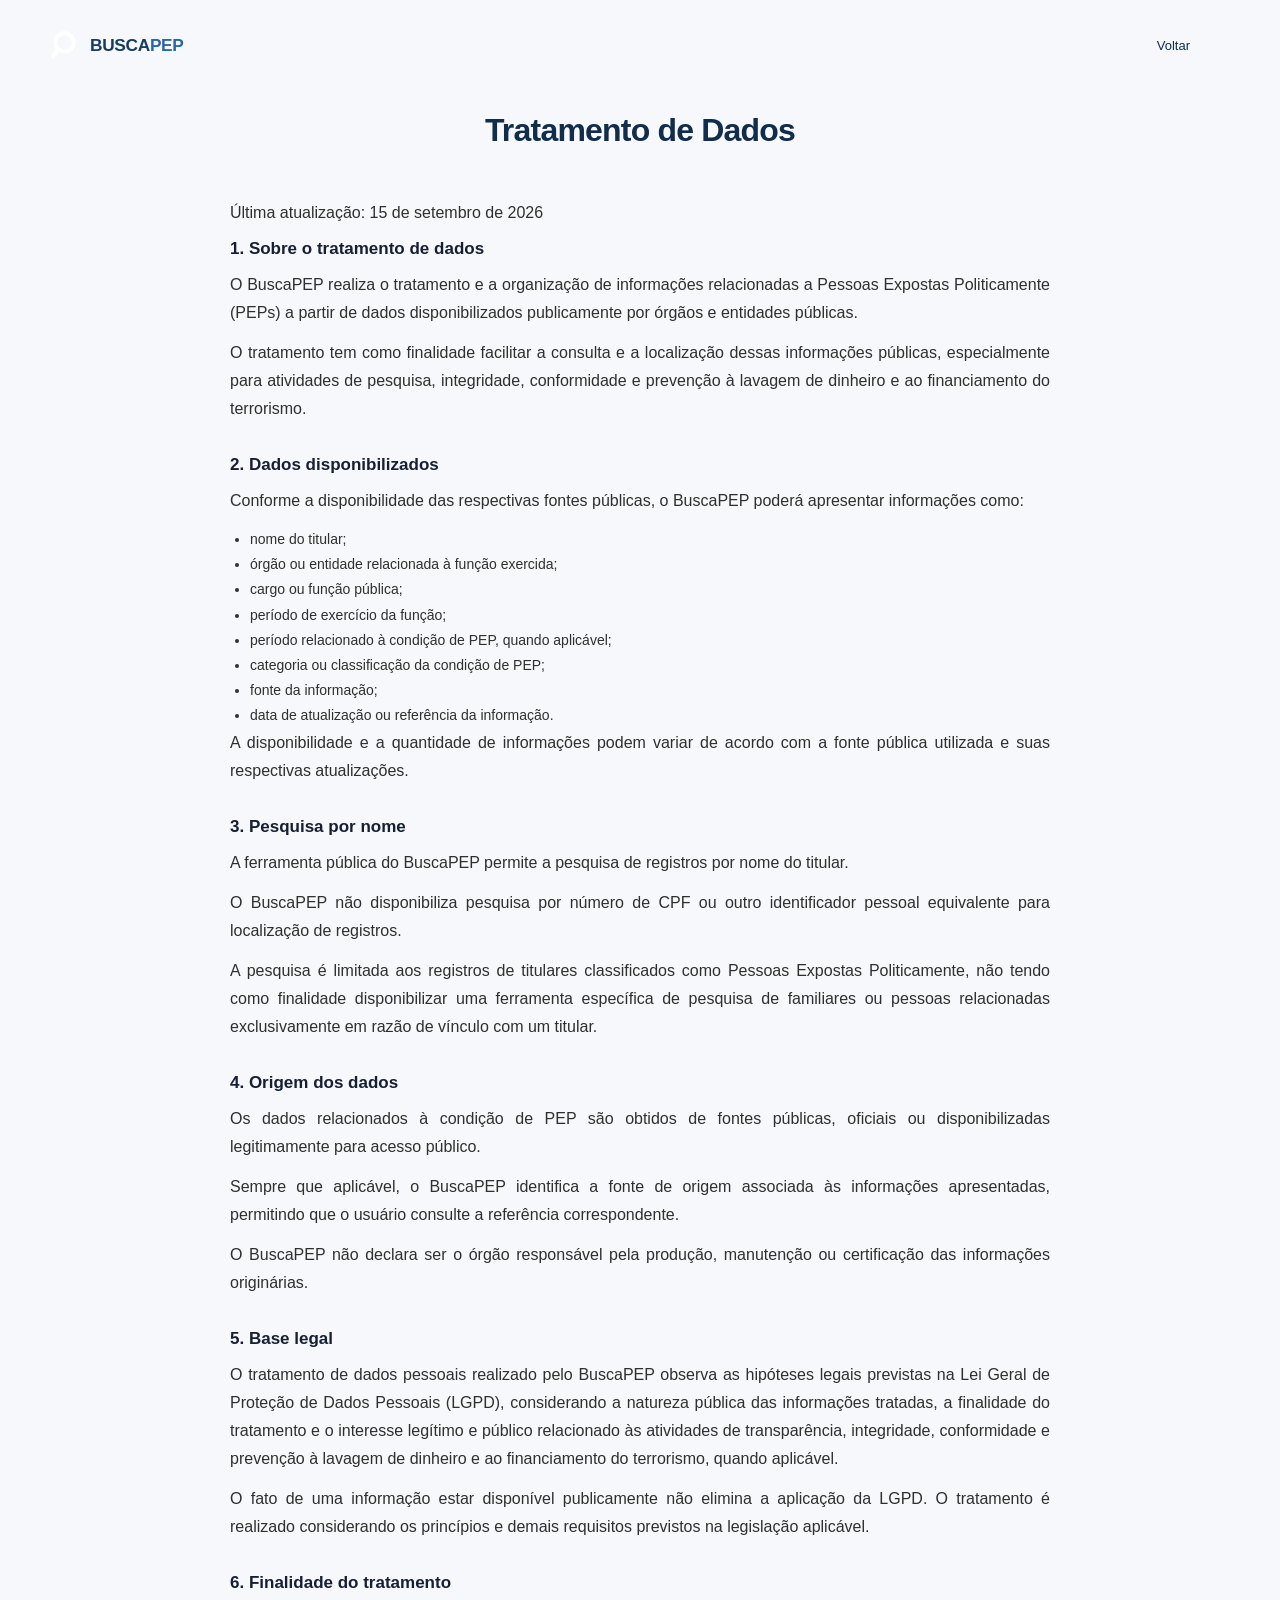
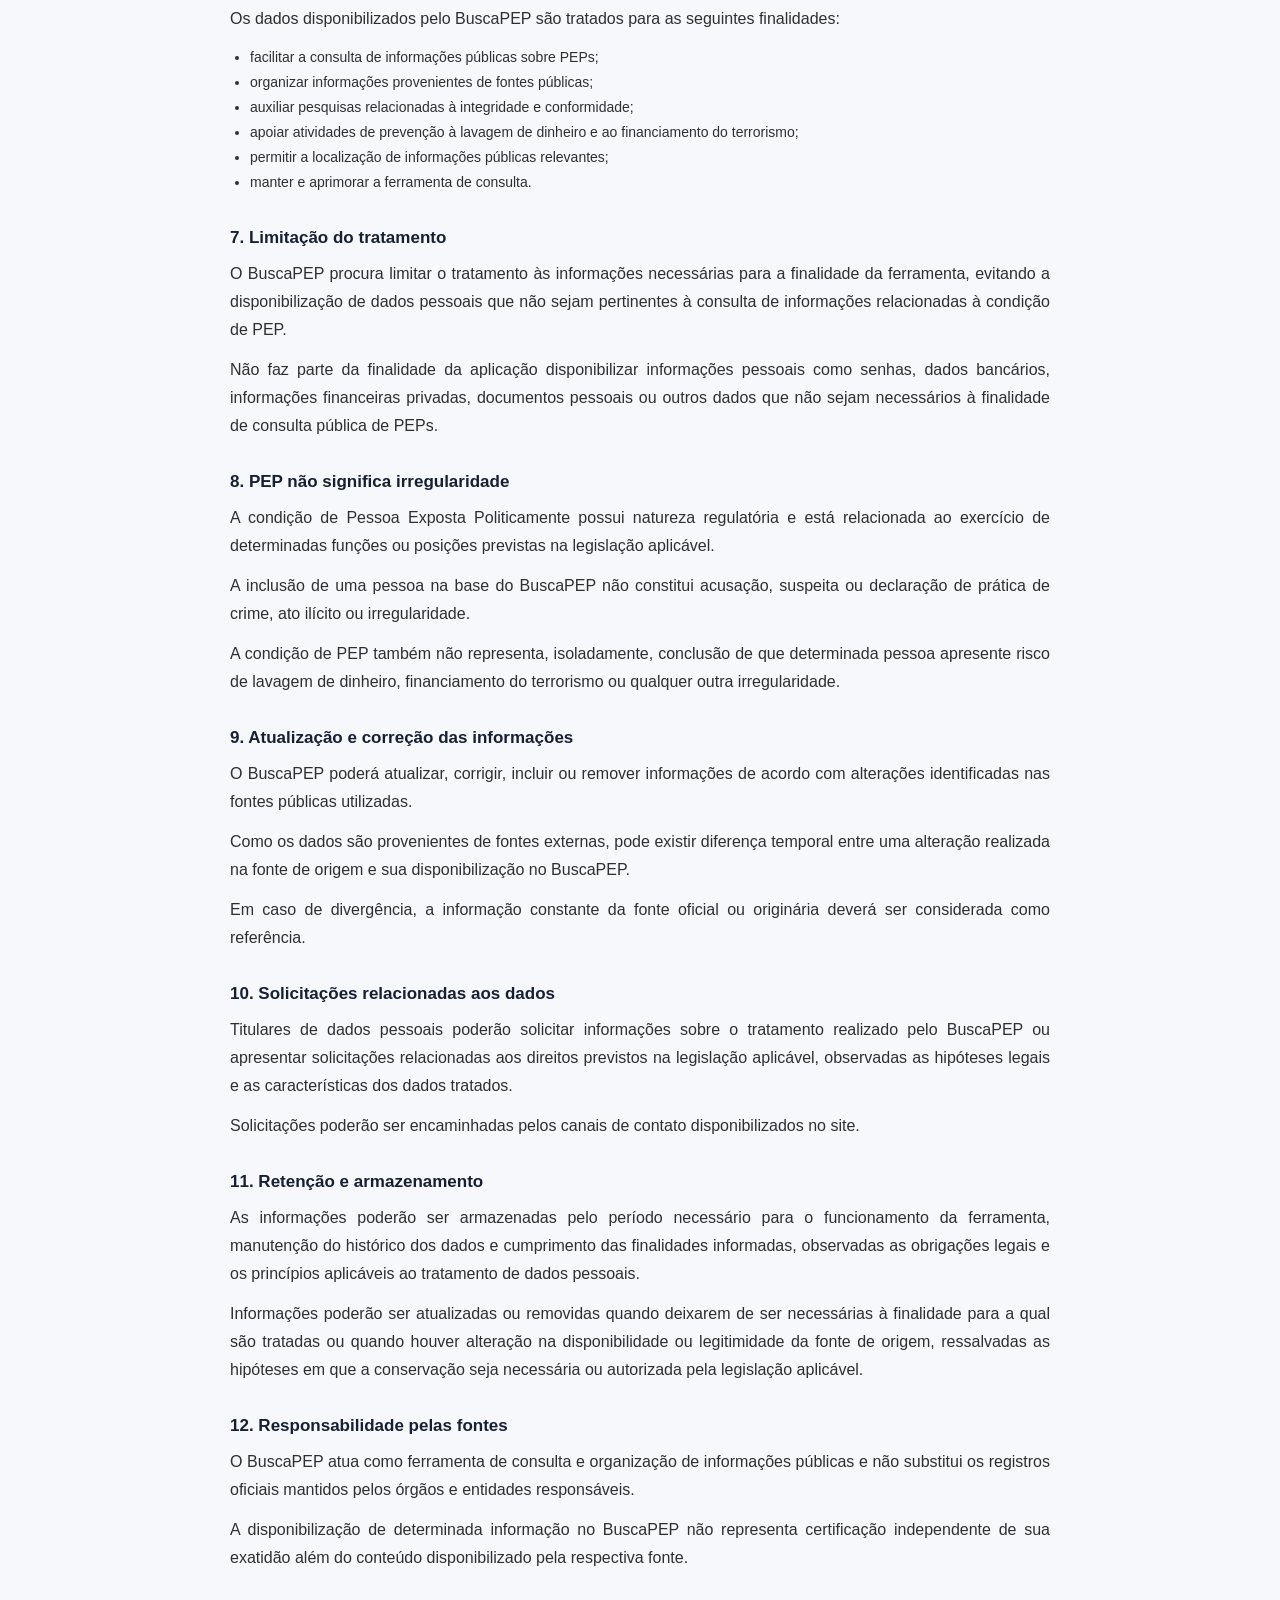
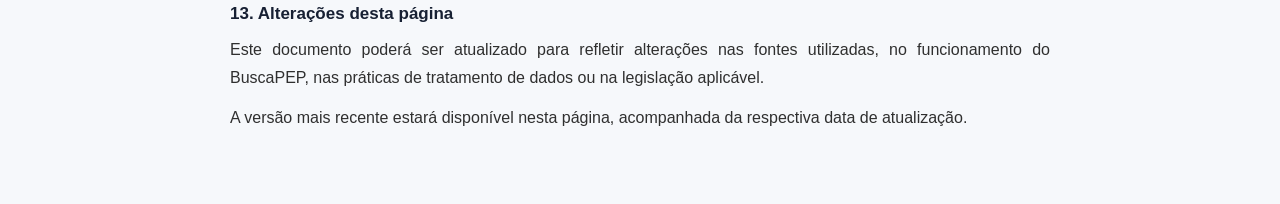
<file: compliance/tratamento.html>
<!DOCTYPE html>
<html lang="pt-BR">

<head>
    <meta charset="UTF-8">
    <meta name="viewport" content="width=device-width, initial-scale=1.0">

    <title>Política de Privacidade — Amounter</title>

    <link rel="stylesheet" href="../css/root.css">
    <link rel="stylesheet" href="../css/compliance.css">
    <link rel="stylesheet" href="../css/header.css">
</head>

<body>

    <main class="compliance-page">

        <header class="compliance-header">
            <a href="/" class="brand" aria-label="BUSCAPEP - página inicial">
                <span class="brand-text">
                    BUSCA<strong class="destaque-cor">PEP</strong>
                </span>
                <span class="brand-mark">
                    <svg class="search-icon" viewBox="0 0 24 24" aria-hidden="true">
                        <circle cx="11" cy="11" r="7" fill="none" stroke="currentColor" stroke-width="3" />
                        <path d="M16.5 16.5L21 21" fill="none" stroke="currentColor" stroke-width="3"
                            stroke-linecap="round" />
                    </svg>
                </span>
            </a>

            <a href="#" class="back-link" onclick="history.back(); return false;">Voltar</a>
        </header>

        <article class="compliance-content">


            <h1>Tratamento de Dados</h1>

            <p class="updated">
                Última atualização: 15 de setembro de 2026
            </p>

            <section>
                <h2>1. Sobre o tratamento de dados</h2>

                <p>
                    O BuscaPEP realiza o tratamento e a organização de informações
                    relacionadas a Pessoas Expostas Politicamente (PEPs) a partir de
                    dados disponibilizados publicamente por órgãos e entidades
                    públicas.
                </p>

                <p>
                    O tratamento tem como finalidade facilitar a consulta e a
                    localização dessas informações públicas, especialmente para
                    atividades de pesquisa, integridade, conformidade e prevenção à
                    lavagem de dinheiro e ao financiamento do terrorismo.
                </p>
            </section>

            <section>
                <h2>2. Dados disponibilizados</h2>

                <p>
                    Conforme a disponibilidade das respectivas fontes públicas, o
                    BuscaPEP poderá apresentar informações como:
                </p>

                <ul>
                    <li>nome do titular;</li>
                    <li>órgão ou entidade relacionada à função exercida;</li>
                    <li>cargo ou função pública;</li>
                    <li>período de exercício da função;</li>
                    <li>período relacionado à condição de PEP, quando aplicável;</li>
                    <li>categoria ou classificação da condição de PEP;</li>
                    <li>fonte da informação;</li>
                    <li>data de atualização ou referência da informação.</li>
                </ul>

                <p>
                    A disponibilidade e a quantidade de informações podem variar de
                    acordo com a fonte pública utilizada e suas respectivas
                    atualizações.
                </p>
            </section>

            <section>
                <h2>3. Pesquisa por nome</h2>

                <p>
                    A ferramenta pública do BuscaPEP permite a pesquisa de registros
                    por nome do titular.
                </p>

                <p>
                    O BuscaPEP não disponibiliza pesquisa por número de CPF ou outro
                    identificador pessoal equivalente para localização de registros.
                </p>

                <p>
                    A pesquisa é limitada aos registros de titulares classificados
                    como Pessoas Expostas Politicamente, não tendo como finalidade
                    disponibilizar uma ferramenta específica de pesquisa de familiares
                    ou pessoas relacionadas exclusivamente em razão de vínculo com
                    um titular.
                </p>
            </section>

            <section>
                <h2>4. Origem dos dados</h2>

                <p>
                    Os dados relacionados à condição de PEP são obtidos de fontes
                    públicas, oficiais ou disponibilizadas legitimamente para acesso
                    público.
                </p>

                <p>
                    Sempre que aplicável, o BuscaPEP identifica a fonte de origem
                    associada às informações apresentadas, permitindo que o usuário
                    consulte a referência correspondente.
                </p>

                <p>
                    O BuscaPEP não declara ser o órgão responsável pela produção,
                    manutenção ou certificação das informações originárias.
                </p>
            </section>

            <section>
                <h2>5. Base legal</h2>

                <p>
                    O tratamento de dados pessoais realizado pelo BuscaPEP observa
                    as hipóteses legais previstas na Lei Geral de Proteção de Dados
                    Pessoais (LGPD), considerando a natureza pública das informações
                    tratadas, a finalidade do tratamento e o interesse legítimo e
                    público relacionado às atividades de transparência, integridade,
                    conformidade e prevenção à lavagem de dinheiro e ao financiamento
                    do terrorismo, quando aplicável.
                </p>

                <p>
                    O fato de uma informação estar disponível publicamente não elimina
                    a aplicação da LGPD. O tratamento é realizado considerando os
                    princípios e demais requisitos previstos na legislação aplicável.
                </p>
            </section>

            <section>
                <h2>6. Finalidade do tratamento</h2>

                <p>
                    Os dados disponibilizados pelo BuscaPEP são tratados para as
                    seguintes finalidades:
                </p>

                <ul>
                    <li>facilitar a consulta de informações públicas sobre PEPs;</li>
                    <li>organizar informações provenientes de fontes públicas;</li>
                    <li>auxiliar pesquisas relacionadas à integridade e conformidade;</li>
                    <li>apoiar atividades de prevenção à lavagem de dinheiro e ao financiamento do terrorismo;</li>
                    <li>permitir a localização de informações públicas relevantes;</li>
                    <li>manter e aprimorar a ferramenta de consulta.</li>
                </ul>
            </section>

            <section>
                <h2>7. Limitação do tratamento</h2>

                <p>
                    O BuscaPEP procura limitar o tratamento às informações necessárias
                    para a finalidade da ferramenta, evitando a disponibilização de
                    dados pessoais que não sejam pertinentes à consulta de informações
                    relacionadas à condição de PEP.
                </p>

                <p>
                    Não faz parte da finalidade da aplicação disponibilizar informações
                    pessoais como senhas, dados bancários, informações financeiras
                    privadas, documentos pessoais ou outros dados que não sejam
                    necessários à finalidade de consulta pública de PEPs.
                </p>
            </section>

            <section>
                <h2>8. PEP não significa irregularidade</h2>

                <p>
                    A condição de Pessoa Exposta Politicamente possui natureza
                    regulatória e está relacionada ao exercício de determinadas
                    funções ou posições previstas na legislação aplicável.
                </p>

                <p>
                    A inclusão de uma pessoa na base do BuscaPEP não constitui
                    acusação, suspeita ou declaração de prática de crime, ato ilícito
                    ou irregularidade.
                </p>

                <p>
                    A condição de PEP também não representa, isoladamente, conclusão
                    de que determinada pessoa apresente risco de lavagem de dinheiro,
                    financiamento do terrorismo ou qualquer outra irregularidade.
                </p>
            </section>

            <section>
                <h2>9. Atualização e correção das informações</h2>

                <p>
                    O BuscaPEP poderá atualizar, corrigir, incluir ou remover
                    informações de acordo com alterações identificadas nas fontes
                    públicas utilizadas.
                </p>

                <p>
                    Como os dados são provenientes de fontes externas, pode existir
                    diferença temporal entre uma alteração realizada na fonte de
                    origem e sua disponibilização no BuscaPEP.
                </p>

                <p>
                    Em caso de divergência, a informação constante da fonte oficial
                    ou originária deverá ser considerada como referência.
                </p>
            </section>

            <section>
                <h2>10. Solicitações relacionadas aos dados</h2>

                <p>
                    Titulares de dados pessoais poderão solicitar informações sobre
                    o tratamento realizado pelo BuscaPEP ou apresentar solicitações
                    relacionadas aos direitos previstos na legislação aplicável,
                    observadas as hipóteses legais e as características dos dados
                    tratados.
                </p>

                <p>
                    Solicitações poderão ser encaminhadas pelos canais de contato
                    disponibilizados no site.
                </p>
            </section>

            <section>
                <h2>11. Retenção e armazenamento</h2>

                <p>
                    As informações poderão ser armazenadas pelo período necessário
                    para o funcionamento da ferramenta, manutenção do histórico dos
                    dados e cumprimento das finalidades informadas, observadas as
                    obrigações legais e os princípios aplicáveis ao tratamento de
                    dados pessoais.
                </p>

                <p>
                    Informações poderão ser atualizadas ou removidas quando deixarem
                    de ser necessárias à finalidade para a qual são tratadas ou
                    quando houver alteração na disponibilidade ou legitimidade da
                    fonte de origem, ressalvadas as hipóteses em que a conservação
                    seja necessária ou autorizada pela legislação aplicável.
                </p>
            </section>

            <section>
                <h2>12. Responsabilidade pelas fontes</h2>

                <p>
                    O BuscaPEP atua como ferramenta de consulta e organização de
                    informações públicas e não substitui os registros oficiais
                    mantidos pelos órgãos e entidades responsáveis.
                </p>

                <p>
                    A disponibilização de determinada informação no BuscaPEP não
                    representa certificação independente de sua exatidão além do
                    conteúdo disponibilizado pela respectiva fonte.
                </p>
            </section>

            <section>
                <h2>13. Alterações desta página</h2>

                <p>
                    Este documento poderá ser atualizado para refletir alterações
                    nas fontes utilizadas, no funcionamento do BuscaPEP, nas práticas
                    de tratamento de dados ou na legislação aplicável.
                </p>

                <p>
                    A versão mais recente estará disponível nesta página, acompanhada
                    da respectiva data de atualização.
                </p>
            </section>


        </article>
    </main>

</body>

</html>
</file>
<file: css/root.css>
:root {
    --color-primary: #173b63;
    --color-primary-dark: #102d4c;
    --color-primary-light: #eaf2f9;
    --color-accent: #2867a5;

    --color-text: #17212b;
    --color-text-secondary: #536171;
    --color-text-muted: #7a8794;

    --color-background: #f6f8fb;
    --color-surface: #ffffff;
    --color-border: #e2e7ed;
    --color-border-light: #edf0f4;

    --color-success: #18794e;
    --color-success-bg: #edf8f2;

    --color-warning: #9a6700;
    --color-warning-bg: #fff8e6;

    --container-width: 1180px;

    --font: "Inter", -apple-system, BlinkMacSystemFont, "Segoe UI", sans-serif;

    --shadow-sm: 0 1px 3px rgba(16, 35, 55, 0.06);
    --shadow-md: 0 8px 25px rgba(16, 35, 55, 0.07);
    --shadow-lg: 0 18px 45px rgba(16, 35, 55, 0.09);

    --radius-sm: 6px;
    --radius-md: 10px;
    --radius-lg: 14px;

}
</file>
<file: css/ads.css>
/* =========================================================
   ÁREA DE CONTEÚDO
   ========================================================= */

.content-layout {
    width: 100%;
    max-width: 1600px;
    margin: 0 auto;
    margin: auto;
    display: grid;
    grid-template-columns: minmax(180px, 1fr) minmax(0, 1000px) minmax(180px, 1fr);
    gap: 24px;
    padding: 2%;
    align-items: start;
}

.main {    
    min-width: 920px;
}


/* =========================================================
   PUBLICIDADE LATERAL
   ========================================================= */

.ad-sidebar {
    width: 180px;
    position: sticky;
    top: 100px;
}

.ad-left {
    justify-self: start;
}

.ad-right {
    justify-self: end;
}

.ad-sidebar img {
    display: block;
    width: 160px;
    height: 600px;
    margin: 0 auto;
    object-fit: cover;
    border-radius: 8px;
}


/* =========================================================
   PUBLICIDADE HORIZONTAL
   ========================================================= */

.ad-horizontal {
    width: 100%;
    max-width: 1000px;

    margin: 24px auto;

    display: flex;
    flex-direction: column;
    align-items: center;
}

.ad-horizontal img {
    display: block;

    width: 100%;
    max-width: 970px;
    height: 250px;

    object-fit: cover;

    border-radius: 8px;
}

.ad-horizontal {
    display: none;
}


/* =========================================================
   IDENTIFICAÇÃO DA PUBLICIDADE
   ========================================================= */

.ad-label {
    display: block;

    margin-bottom: 6px;

    font-family: Arial, sans-serif;
    font-size: 10px;
    font-weight: 500;

    letter-spacing: 0.08em;
    text-transform: uppercase;

    color: #888;
}




/* =========================================================
   TELA ESTREITA
   ========================================================= */

@media (max-width: 1200px) {

    .content-layout {
        grid-template-columns: 1fr;
    }

    .ad-sidebar {
        display: none;
    }

    .ad-horizontal {
        display: block;
        width: calc(100% - 32px);
        margin: 20px auto;
    }
}


/* =========================================================
   TABLETS / CELULARES
   ========================================================= */

@media (max-width: 768px) {

    .ad-horizontal {
        width: calc(100% - 32px);
        margin: 20px auto;
    }

    .ad-horizontal img {
        width: 100%;
        height: auto;
        aspect-ratio: 320 / 100;
    }
}
</file>
<file: css/general.css>
/* =========================================================
RESET
========================================================= */

* {
    box-sizing: border-box;
    margin: 0;
    padding: 0;
}

html {
    scroll-behavior: smooth;
}

body {
    background: var(--color-background);
    color: var(--color-text);
    font-family: var(--font);
    line-height: 1.6;
    min-height: 100vh;
    -webkit-font-smoothing: antialiased;
}

button,
input {
    font: inherit;
}

button {
    cursor: pointer;
}

a {
    color: inherit;
}

.hidden {
    display: none !important;
}

.jf {
    text-align: justify;
}

/* =========================================================
CONTAINER
========================================================= */

.container {
    width: min(var(--container-width), calc(100% - 40px));
    margin: 0 auto;
}
</file>
<file: css/header.css>
/* =========================================================
HEADER
========================================================= */

.site-header {
    height: 70px;
    background: rgba(255, 255, 255, 0.96);
    border-bottom: 1px solid var(--color-border);
    position: sticky;
    top: 0;
    z-index: 100;
    backdrop-filter: blur(12px);
}

.header-content {
    height: 100%;
    display: flex;
    align-items: center;
    justify-content: space-between;
    gap: 30px;
}

.brand {
    display: inline-flex;
    align-items: center;
    gap: 10px;
    text-decoration: none;
    color: var(--color-primary);
    flex-shrink: 0;
}

.brand-mark {
    width: 34px;
    height: 34px;
    border-radius: 50%;
    color: #fff;
    display: flex;
    align-items: center;
    justify-content: center;
    transform: rotate(84deg);
    position: relative;
    left: -147px;
    top: -2px;
    scale: 1.5;
}

.brand-mark svg {
    width: 21px;
    height: 21px;
}

.brand-text {
    font-size: 1.08rem;
    font-weight: 700;
    letter-spacing: -0.3px;
}

.main-nav {
    display: flex;
    align-items: center;
    gap: 30px;
    margin-left: auto;
}

.main-nav a {
    color: var(--color-text-secondary);
    text-decoration: none;
    font-size: 0.86rem;
    font-weight: 500;
    transition: color 0.2s ease;
    cursor: pointer;
}

.main-nav a:hover {
    color: var(--color-primary);
}

.header-status {
    display: flex;
    align-items: center;
    gap: 8px;
    padding: 6px 11px;
    border: 1px solid var(--color-border);
    border-radius: 999px;
    color: var(--color-text-secondary);
    font-size: 0.75rem;
    white-space: nowrap;
}

.status-dot {
    width: 7px;
    height: 7px;
    border-radius: 50%;
    background: var(--color-success);
}

.destaque-cor {
    color: var(--color-accent)
}
</file>
<file: css/hero.css>
/* =========================================
   HERO
   ========================================= */

.hero {
    background: #f8fafc;
}


/* =========================================
   IMPACTO VISUAL
   ========================================= */

.hero-visual {
    position: relative;
    min-height: 620px;
    overflow: hidden;

    display: flex;
    align-items: center;
}

.hero-image {
    position: absolute;
    inset: 0;

    background-image: url("../image/img-1.jfif");
    background-position: center;
    background-size: cover;
    background-repeat: no-repeat;
}

.hero-overlay {
    position: absolute;
    inset: 0;

    background:
        linear-gradient(
            90deg,
            rgba(9, 25, 47, 0.94) 0%,
            rgba(9, 25, 47, 0.82) 42%,
            rgba(9, 25, 47, 0.42) 100%
        );
}

.hero-visual-content {
    position: relative;
    z-index: 2;
}

.hero-copy {
    max-width: 680px;
    padding: 110px 0;
    color: #fff;
}

.hero-eyebrow {
    display: inline-block;
    margin-bottom: 24px;

    font-size: 11px;
    font-weight: 700;
    letter-spacing: 0.14em;

    color: rgba(255, 255, 255, 0.72);
}

.hero-copy h1 {
    margin: 0;

    font-size: clamp(46px, 6vw, 72px);
    line-height: 1.04;
    font-weight: 700;
    letter-spacing: -0.045em;
}

.hero-copy h1 span {
    display: block;
    color: #8eb3ff;
}

.hero-copy p {
    max-width: 580px;
    margin: 28px 0 0;

    color: rgba(255, 255, 255, 0.78);

    font-size: 17px;
    line-height: 1.7;
}


/* =========================================
   BOTÃO DO HERO
   ========================================= */

.hero-action {
    display: inline-flex;
    align-items: center;
    gap: 12px;

    margin-top: 34px;
    padding: 14px 20px;

    border: 0;
    border-radius: 9px;

    background: linear-gradient(135deg, #ebebeb, #fff, #fff);
    color: #173b82;

    font-size: 14px;
    font-weight: 700;

    cursor: pointer;

    opacity: .90;

    transition:
        opacity 0.2s ease,
        box-shadow 0.2s ease;
}

.hero-action:hover {
    opacity: 1;
    transition: 500ms;
    box-shadow:
        0 10px 30px rgba(0, 0, 0, 0.18);
}

.hero-action svg {
    width: 17px;
    height: 17px;
}


/* =========================================
   ÁREA DE PESQUISA
   ========================================= */

.hero-search {
    position: relative;
    z-index: 3;

    padding: 74px 0 82px;

    background: #f8fafc;
}

.search-intro {
    text-align: center;
    margin-bottom: 30px;
}

.search-intro h2 {
    margin: 10px 0 8px;

    color: #172033;

    font-size: 30px;
    line-height: 1.2;
    font-weight: 700;

    letter-spacing: -0.03em;
}

.search-intro p {
    margin: 0;

    color: #667085;

    font-size: 14px;
}

/* =========================================
   MOBILE
   ========================================= */

@media (max-width: 700px) {

    .hero-visual {
        min-height: 560px;
    }

    .hero-copy {
        padding: 85px 0;
    }

    .hero-copy h1 {
        font-size: 45px;
    }

    .hero-copy p {
        font-size: 15px;
    }

    .hero-search {
        padding: 58px 0 65px;
    }

    .search-intro h2 {
        font-size: 26px;
    }

    .hero-search .search-box {
        flex-direction: column;
        padding: 8px;
    }

    .hero-search .search-button {
        width: 100%;
    }
}
</file>
<file: css/search-area.css>
/* =========================================
   SEARCH BOX
   ========================================= */

.hero-search .search-area {
    max-width: 760px;
    margin: 0 auto;
}

.hero-search .search-box {
    display: flex;
    align-items: stretch;

    padding: 7px;

    background: #fff;

    border: 1px solid #d9dee8;
    border-radius: 14px;

    box-shadow:
        0 12px 35px rgba(16, 24, 40, 0.09);
}

.hero-search .search-input-wrapper {
    position: relative;

    flex: 1;

    display: flex;
    align-items: center;
}

.hero-search .search-icon {
    position: absolute;
    left: 18px;

    width: 19px;
    height: 19px;

    color: #98a2b3;
}

.hero-search .search-input-wrapper input {
    width: 100%;
    height: 52px;

    padding: 0 46px;

    border: 0;
    outline: 0;

    background: transparent;

    color: #101828;

    font-size: 15px;

    margin-left: 19px;
}

.hero-search .search-input-wrapper input::placeholder {
    color: #98a2b3;
}

.hero-search .search-button {
    display: flex;
    align-items: center;
    justify-content: center;
    gap: 10px;

    min-width: 135px;
    height: 52px;

    padding: 0 20px;

    border: 0;
    border-radius: 9px;

    background: #2457d6;
    color: #fff;

    font-size: 14px;
    font-weight: 600;

    cursor: pointer;

    transition:
        background 0.2s ease,
        transform 0.2s ease;
}

.hero-search .search-button:hover {
    background: #1f4fc5;
}

.hero-search .search-button:active {
    transform: translateY(1px);
}

.hero-search .search-button svg {
    width: 17px;
    height: 17px;
}

.hero-search .search-note {
    margin-top: 13px;

    color: #98a2b3;

    font-size: 12px;

    text-align: center;
}

/* =========================================================
SEARCH
========================================================= */

.search-area {
    max-width: 780px;
    margin: 0 auto;
}

.search-box {
    display: flex;
    align-items: stretch;
    gap: 8px;
    padding: 7px;
    background: #fff;
    border: 1px solid #ccd5df;
    border-radius: var(--radius-md);
    box-shadow: var(--shadow-md);
    transition:
        border-color 0.2s ease,
        box-shadow 0.2s ease;
}

.search-box:focus-within {
    border-color: var(--color-accent);
    box-shadow:
        0 0 0 3px rgba(40, 103, 165, 0.09),
        var(--shadow-md);
}

.search-input-wrapper {
    flex: 1;
    display: flex;
    align-items: center;
    min-width: 0;
}

.search-icon {
    width: 19px;
    height: 19px;
    color: #8794a2;
    margin: 0 13px;
    flex-shrink: 0;
}

.search-input-wrapper input {
    width: 100%;
    min-width: 0;
    border: none;
    outline: none;
    background: transparent;
    color: var(--color-text);
    font-size: 0.92rem;
}

.search-input-wrapper input::placeholder {
    color: #9aa5b1;
}

.clear-btn {
    width: 30px;
    height: 30px;
    border: none;
    background: transparent;
    color: #7c8996;
    font-size: 1.35rem;
    line-height: 1;
    border-radius: 50%;
}

.clear-btn:hover {
    background: #f1f3f6;
}

.search-button {
    display: inline-flex;
    align-items: center;
    justify-content: center;
    gap: 9px;
    min-width: 125px;
    padding: 12px 18px;
    border: none;
    border-radius: 7px;
    background: var(--color-primary);
    color: #fff;
    font-size: 0.86rem;
    font-weight: 600;
    transition:
        background 0.2s ease,
        transform 0.15s ease;
}

.search-button:hover {
    background: var(--color-primary-dark);
}

.search-button:active {
    transform: translateY(1px);
}

.search-button svg {
    width: 16px;
    height: 16px;
}

.search-note {
    display: flex;
    align-items: center;
    justify-content: center;
    gap: 9px;
    margin-top: 13px;
    color: var(--color-text-muted);
    font-size: 0.72rem;
}

.separator {
    color: #b6bec7;
}
</file>
<file: css/loading.css>
/* =========================================================
LOADING
========================================================= */

.loading-state {
    display: flex;
    justify-content: center;
    align-items: center;
    gap: 9px;
    margin-top: 18px;
    color: var(--color-primary);
    font-size: 0.78rem;
}

.loading-spinner {
    width: 15px;
    height: 15px;
    border: 2px solid #d9e4ee;
    border-top-color: var(--color-primary);
    border-radius: 50%;
    animation: loading-spin 0.75s linear infinite;
}

@keyframes loading-spin {
    to {
        transform: rotate(360deg);
    }
}
</file>
<file: css/advertising.css>
/* =========================================================
ADVERTISEMENTS
========================================================= */

.advertising-section {
    padding: 22px 0;
    background: var(--color-background);
}

.advertising-secondary {
    padding-top: 15px;
    padding-bottom: 35px;
}

.ad-placeholder {
    min-height: 90px;
    border: 1px dashed #d6dce3;
    border-radius: var(--radius-md);
    display: flex;
    align-items: center;
    justify-content: center;
    color: #a3adb8;
    background: #fafbfc;
    font-size: 0.65rem;
    letter-spacing: 0.7px;
    text-transform: uppercase;
}
</file>
<file: css/results.css>
/* ============================================================
   RESULTADOS — APRESENTAÇÃO
   ============================================================ */

.results-section {
    width: 100%;
    max-width: 1180px;
    margin: 0 auto;
    padding: 0px 24px 100px;
    scroll-margin-top: 90px;
    visibility: hidden;
}

/* Cabeçalho dos resultados */

.results-header {
    text-align: center;
    margin-bottom: 33px;
}

.results-header h2 {
    margin: 0 0 10px;
    font-size: 30px;
    font-weight: 700;
    letter-spacing: -0.03em;
    color: #172033;
}

.results-header p {
    margin: 0;
    color: #667085;
    font-size: 15px;
}

#counterBadge {
    display: inline-flex;
    align-items: center;
    justify-content: center;
    margin-top: 18px;
    padding: 7px 14px;
    border-radius: 999px;
    background: #eef4ff;
    color: #2457d6;
    font-size: 13px;
    font-weight: 600;
}


/* ============================================================
   GRID DOS CARDS
   ============================================================ */

#resultsGrid {
    display: grid;
    grid-template-columns: repeat(1, minmax(0, 1fr));
    gap: 24px;
}


/* ============================================================
   CARD PRINCIPAL
   ============================================================ */

.pep-card {
    width: 100%;
    background: #ffffff;
    border: 1px solid #e5e7eb;
    border-radius: 18px;
    padding: 30px;
    box-shadow:
        0 8px 30px rgba(15, 23, 42, 0.06);

    transition:
        transform 0.2s ease,
        box-shadow 0.2s ease,
        border-color 0.2s ease;
}

.pep-card:hover {
    transform: translateY(-2px);
    border-color: #d7deea;
    box-shadow:
        0 14px 38px rgba(15, 23, 42, 0.09);
}


/* ============================================================
   CABEÇALHO DO PEP
   ============================================================ */

.pep-card-header {
    display: flex;
    align-items: flex-start;
    justify-content: space-between;
    gap: 20px;
    padding-top: 24px;
    padding-bottom: 24px;
    margin-bottom: 26px;

    border-bottom: 1px solid #edf0f4;
}

.pep-name {
    margin: 0;
    color: #111827;

    font-size: 30px;
    line-height: 1.3;
    font-weight: 700;

    letter-spacing: -0.02em;
}

.pep-status {
    flex-shrink: 0;

    display: inline-flex;
    align-items: center;
    justify-content: center;

    min-height: 30px;
    padding: 6px 12px;

    border-radius: 999px;

    font-size: 12px;
    font-weight: 700;
    white-space: nowrap;
}

.pep-status.active {
    background: #ecfdf3;
    color: #067647;
}

.pep-status.carencia {
    background: #fff7ed;
    color: #c2410c;
}


/* ============================================================
   INFORMAÇÕES
   ============================================================ */

.pep-card > .info-item {
    display: flex;
    flex-direction: column;
    align-items: center;
    justify-content: center;

    min-height: 88px;
    padding: 18px 16px;

    background: #f8fafc;
    border: 1px solid #edf0f4;
    border-radius: 12px;

    text-align: center;
}


/*
   Os campos ficam organizados em grid.
   Como os .info-item são filhos diretos do card,
   criamos o grid através do próprio card.
*/

.pep-card {
    display: grid;
    grid-template-columns: repeat(3, minmax(0, 1fr));
    gap: 14px;
    padding: 50px;
}

.pep-card-header {
    grid-column: 1 / -1;
}

.pep-card > .info-item {
    width: 100%;
}


/* ============================================================
   LABEL
   ============================================================ */

.info-label {
    display: block;

    margin-bottom: 7px;

    color: #667085;

    font-size: 11px;
    line-height: 1.2;
    font-weight: 700;

    text-transform: uppercase;
    letter-spacing: 0.07em;
}


/* ============================================================
   VALOR
   ============================================================ */

.info-value {
    display: block;

    max-width: 100%;

    color: #1d2939;

    font-size: 14px;
    line-height: 1.45;
    font-weight: 600;

    overflow-wrap: anywhere;
}


/* ============================================================
   RELACIONADOS
   ============================================================ */

.related-section {
    grid-column: 1 / -1;

    margin-top: 10px;
    padding: 22px;

    background: #f8fafc;

    border: 1px solid #e5e7eb;
    border-radius: 14px;
}

.related-section h4 {
    margin: 0 0 16px;

    color: #172033;

    font-size: 15px;
    font-weight: 700;

    text-align: center;
    margin-bottom: 30px;
}

.related-item {
    display: grid;
    grid-template-columns: minmax(180px, 1.5fr) minmax(120px, 0.8fr) minmax(150px, 1fr);
    align-items: center;
    gap: 18px;

    padding: 14px 0;

    border-top: 1px solid #e5e7eb;
}

.related-item:first-of-type {
    border-top: 0;
    padding-top: 0;
}

.related-item:last-child {
    padding-bottom: 0;
}

.related-item strong {
    color: #344054;
    font-size: 14px;
}

.related-item span {
    color: #667085;
    font-size: 13px;
    text-align: center;
}

.related-item small {
    color: #667085;
    font-size: 12px;
    text-align: right;
}


/* ============================================================
   ATUALIZAÇÃO
   ============================================================ */

.pep-update {
    grid-column: 1 / -1;

    margin-top: 4px;
    padding-top: 18px;

    border-top: 1px solid #edf0f4;

    color: #98a2b3;

    font-size: 12px;
    text-align: right;
}


/* ============================================================
   ESTADO VAZIO
   ============================================================ */

.empty-box {
    grid-column: 1 / -1;

    max-width: 650px;
    margin: 0 auto;

    padding: 50px 30px;

    background: #ffffff;
    border: 1px solid #e5e7eb;
    border-radius: 18px;

    text-align: center;

    box-shadow: 0 8px 30px rgba(15, 23, 42, 0.05);
}

.empty-box h3 {
    margin: 0 0 10px;

    color: #172033;
    font-size: 20px;
}

.empty-box p {
    margin: 0;

    color: #667085;
    font-size: 14px;
    line-height: 1.6;
}

/* ============================================================
   RESPONSIVO
   ============================================================ */

@media (max-width: 900px) {

    .pep-card {
        grid-template-columns: repeat(2, minmax(0, 1fr));
    }

    .pep-card-header {
        grid-column: 1 / -1;
    }

    .related-section {
        grid-column: 1 / -1;
    }

    .pep-update {
        grid-column: 1 / -1;
    }

    .related-item {
        grid-template-columns: 1fr;
        gap: 6px;
    }

    .related-item span,
    .related-item small {
        text-align: left;
    }
}


@media (max-width: 600px) {

    .results-section {
        padding: 60px 16px 80px;
    }

    .results-header h2 {
        font-size: 25px;
    }

    .pep-card {
        grid-template-columns: 1fr;
        padding: 20px;
        border-radius: 15px;
    }

    .pep-card-header {
        flex-direction: column;
        align-items: flex-start;
    }

    .pep-name {
        font-size: 19px;
    }

    .pep-card > .info-item {
        min-height: 78px;
    }

    .related-section {
        padding: 18px;
    }
}
</file>
<file: css/methodology.css>
/* =========================================================
METHODOLOGY
========================================================= */

.methodology-section {
    padding: 65px 0;
}

.methodology-panel {
    display: grid;
    grid-template-columns: 1.25fr 0.75fr;
    gap: 60px;
    padding: 38px;
    background: #fff;
    border: 1px solid var(--color-border);
    border-radius: var(--radius-lg);
    box-shadow: var(--shadow-sm);
}

.methodology-content h2 {
    margin-top: 8px;
    font-size: 1.65rem;
    line-height: 1.25;
    letter-spacing: -0.6px;
}

.methodology-content p {
    margin-top: 15px;
    color: #343c45;
    font-size: 0.9rem;
}

.methodology-list {
    display: flex;
    flex-direction: column;
    height: 100%;
    justify-content: space-around;
}

.methodology-item {
    display: flex;
    gap: 14px;
}

.methodology-number {
    width: 30px;
    height: 30px;
    flex: 0 0 30px;
    display: flex;
    align-items: center;
    justify-content: center;
    border-radius: 6px;
    background: var(--color-primary-light);
    color: var(--color-primary);
    font-size: 0.65rem;
    font-weight: 700;
}

.methodology-item strong {
    display: block;
    
}

.methodology-section p {
    font-size: 0.9rem;
    color: #343c45;
}

.methodology-item p {
    margin-top: 3px;
    text-align: justify;
}

.lgl {
    color: var(--color-primary);
}

/* =========================================================
NOTICE
========================================================= */

.notice-section {
    padding: 10px 0 55px;
}

.methodology-notice {
    display: flex;
    align-items: flex-start;
    gap: 14px;
    padding: 17px 20px;
    border: 1px solid #dce5ed;
    border-radius: var(--radius-md);
    background: #f9fbfd00;
    flex-direction: column;
    height: fit-content;
}

.methodology-notice p {
    text-align: justify;
    font-size: .85em;
}

.notice-icon {
    width: 22px;
    height: 22px;
    flex-shrink: 0;
    color: var(--color-primary);
    display: inline-flex;
}

.notice-icon svg {
    width: 100%;
    height: 100%;
}

.notice strong {
    font-size: 0.76rem;
}

.notice p {
    margin-top: 2px;
    color: var(--color-text-secondary);
    font-size: 0.60rem;
}

.methodology-panel-row {
    margin-bottom: 50px;
}
</file>
<file: css/visual-break.css>
/* =========================================
   QUEBRA VISUAL
   ========================================= */

.visual-break {
    position: relative;
    min-height: 320px;
    display: flex;
    align-items: center;
    overflow: hidden;

    background-image: url("../image/img-1.jfif");
    background-position: center;
    background-size: cover;
    background-repeat: no-repeat;
}

.visual-break-overlay {
    position: absolute;
    inset: 0;

    background:
        linear-gradient(
            90deg,
            rgba(15, 32, 58, 0.94) 0%,
            rgba(15, 32, 58, 0.78) 45%,
            rgba(15, 32, 58, 0.38) 100%
        );
}

.visual-break-content {
    position: relative;
    z-index: 1;

    width: min(1180px, calc(100% - 48px));
    margin: 0 auto;
    padding: 70px 0;

    color: #fff;
}

.visual-break-label {
    display: block;
    margin-bottom: 16px;

    font-size: 11px;
    font-weight: 700;
    letter-spacing: 0.12em;

    color: rgba(255, 255, 255, 0.72);
}

.visual-break h2 {
    max-width: 650px;
    margin: 0;

    font-size: clamp(30px, 4vw, 44px);
    line-height: 1.15;
    font-weight: 700;
    letter-spacing: -0.035em;
}


/* Mobile */
@media (max-width: 600px) {
    .visual-break {
        min-height: 280px;
    }

    .visual-break-content {
        width: calc(100% - 32px);
        padding: 55px 0;
    }

    .visual-break h2 {
        font-size: 30px;
    }
}

.visual-break::after {
    content: "";
    position: absolute;
    right: -120px;
    bottom: -180px;

    width: 520px;
    height: 520px;

    border: 1px solid rgba(255, 255, 255, 0.12);
    border-radius: 50%;
}

.visual-break::before {
    content: "";
    position: absolute;
    right: 80px;
    top: -260px;

    width: 420px;
    height: 420px;

    border: 1px solid rgba(255, 255, 255, 0.08);
    border-radius: 50%;
}
</file>
<file: css/responsive.css>
/* =========================================================
RESPONSIVE
========================================================= */

@media (max-width: 900px) {

     .main-nav {
        gap: 17px;
    }

    .header-status {
        display: none;
    }

    .results-grid {
        grid-template-columns: 1fr;
    }

    .information-grid {
        grid-template-columns: 1fr;
    }

    .methodology-panel {
        grid-template-columns: 1fr;
        gap: 35px;
    }

    .footer-main {
        grid-template-columns: 1.5fr 1fr 1fr;
    }

    .footer-brand {
        grid-column: 1 / -1;
    }

    
}

@media (max-width: 680px) {

     .container {
        width: min(100% - 28px, var(--container-width));
    }

    .site-header {
        height: 62px;
    }

    .main-nav {
        display: none;
    }

    .hero {
        padding: 52px 0 45px;
    }

    .hero h1 {
        font-size: 2rem;
        letter-spacing: -1px;
    }

    .hero-description {
        font-size: 0.88rem;
    }

    .search-box {
        flex-direction: column;
        padding: 7px;
    }

    .search-input-wrapper {
        min-height: 46px;
    }

    .search-button {
        width: 100%;
        min-height: 45px;
    }

    .search-note {
        flex-wrap: wrap;
        line-height: 1.4;
    }

    .results-header {
        align-items: flex-start;
        flex-direction: column;
        gap: 13px;
    }

    .info-grid {
        grid-template-columns: 1fr;
    }

    .info-item,
    .info-item:nth-child(2n),
    .info-item:nth-last-child(-n + 2) {
        border-right: none;
        border-bottom: 1px solid var(--color-border-light);
    }

    .info-item:last-child {
        border-bottom: none;
    }

    .methodology-panel {
        padding: 25px;
    }

    .footer-main {
        grid-template-columns: 1fr 1fr;
        gap: 30px;
    }

    .footer-brand {
        grid-column: 1 / -1;
    }

    .footer-bottom {
        flex-direction: column;
        gap: 7px;
    }

    
}

@media (max-width: 420px) {

     .brand-text {
        font-size: 1rem;
    }

    .hero h1 {
        font-size: 1.75rem;
    }

    .card-header {
        flex-direction: column;
    }

    .badge-status {
        align-self: flex-start;
    }

    .footer-main {
        grid-template-columns: 1fr;
    }

}
</file>
<file: css/about.css>
/* =========================================================
   ABOUT — PEP INFO
   ========================================================= */

.about-section {
    position: relative;
    overflow: hidden;
    padding: 100px 24px;
    background: linear-gradient(
            135deg,
            rgba(9, 25, 52, 0.97),
            rgba(18, 48, 86, 0.94)
        );
}

.about-container {
    width: 100%;
    max-width: 1180px;
    margin: 0 auto;
}

/* Cabeçalho */

.about-header {
    max-width: 820px;
    margin: 0px 0px 100px 0;
    text-align: left;
}

.about-header .section-kicker {
    display: inline-block;
    margin-bottom: 16px;
    font-size: 12px;
    font-weight: 700;
    letter-spacing: 1.8px;
    color: #8eb3ff;
}

.about-header h2 {
    margin: 0;
    font-size: clamp(32px, 4vw, 48px);
    line-height: 1.15;
    font-weight: 700;
    letter-spacing: -0.8px;
    color: #ffffff;
}

.about-header h2 span {
    display: inline;
    color: #8eb3ff;
}

.about-header p {
    max-width: 760px;
    margin: 22px auto 0;
    font-size: 17px;
    line-height: 1.7;
    color: rgba(255, 255, 255, 0.76);
    margin-left: 0;
}

/* Conteúdo */

.about-content {
    display: grid;
    grid-template-columns: minmax(0, 1.15fr) minmax(320px, 0.85fr);
    gap: 70px;
    align-items: start;
}

.about-text h3 {
    margin: 0 0 20px;
    font-size: 25px;
    line-height: 1.3;
    font-weight: 700;
    color: #ffffff;
}

.about-text p {
    margin: 0 0 18px;
    font-size: 16px;
    line-height: 1.75;
    color: rgba(255, 255, 255, 0.76);
}

.about-text p:last-child {
    margin-bottom: 0;
}

.about-text strong {
    color: #ffffff;
    font-weight: 600;
}

/* Recursos */

.about-features {
    display: flex;
    flex-direction: column;
    height: 100%;
    gap: 25px;
    justify-content: center;
}

.about-feature {
    display: grid;
    grid-template-columns: 44px 1fr;
    gap: 16px;
    align-items: start;
    padding: 20px;
    border: 1px solid rgba(255, 255, 255, 0.12);
    border-radius: 10px;
    background: rgba(255, 255, 255, 0.06);
}

.about-feature-icon {
    display: flex;
    align-items: center;
    justify-content: center;
    width: 44px;
    height: 44px;
    border-radius: 8px;
    background: rgba(142, 179, 255, 0.12);
    color: #8eb3ff;
    font-size: 20px;
    font-weight: 700;
}

.about-feature h3 {
    margin: 2px 0 7px;
    font-size: 16px;
    line-height: 1.35;
    font-weight: 700;
    color: #ffffff;
}

.about-feature p {
    margin: 0;
    font-size: 14px;
    line-height: 1.6;
    color: rgba(255, 255, 255, 0.68);
}

/* Aviso */

.about-notice {
    margin-top: 64px;
    padding: 20px 24px;
    border: 1px solid rgba(142, 179, 255, 0.25);
    border-radius: 10px;
    background: rgba(255, 255, 255, 0.05);
    font-size: 14px;
    line-height: 1.7;
    color: rgba(255, 255, 255, 0.72);
}

.about-notice strong {
    color: #ffffff;
    font-weight: 700;
}

/* Responsivo */

@media (max-width: 900px) {
    .about-section {
        padding: 80px 24px;
    }

    .about-content {
        grid-template-columns: 1fr;
        gap: 48px;
    }

    .about-text {
        max-width: 800px;
    }
}

@media (max-width: 600px) {
    .about-section {
        padding: 70px 20px;
    }

    .about-header {
        margin-bottom: 48px;
    }

    .about-header h2 {
        font-size: 32px;
    }

    .about-header p {
        font-size: 15px;
        line-height: 1.65;
    }

    .about-text h3 {
        font-size: 22px;
    }

    .about-text p {
        font-size: 15px;
        line-height: 1.7;
    }

    .about-feature {
        grid-template-columns: 40px 1fr;
        gap: 14px;
        padding: 17px;
    }

    .about-feature-icon {
        width: 40px;
        height: 40px;
        font-size: 18px;
    }

    .about-notice {
        margin-top: 48px;
        padding: 18px;
        font-size: 13px;
    }
}
</file>
<file: css/footer.css>
/* =========================================================
FOOTER
========================================================= */

.site-footer {
    background: #142334;
    color: #d6dee7;
    padding: 48px 0 22px;
}

.footer-main {
    display: grid;
    grid-template-columns: 2fr 1fr 1fr 1fr;
    gap: 45px;
    padding-bottom: 38px;
}

.footer-brand .brand {
    color: #fff;
}

.footer-brand p {
    max-width: 340px;
    margin-top: 13px;
    color: #9eacba;
    font-size: 0.75rem;
}

.footer-column {
    display: flex;
    flex-direction: column;
    align-items: flex-start;
    gap: 8px;
}

.footer-column h3 {
    margin-bottom: 5px;
    color: #fff;
    font-size: 0.74rem;
}

.footer-column a {
    color: #9eacba;
    text-decoration: none;
    font-size: 0.73rem;
    transition: color 0.2s ease;
}

.footer-column a:hover {
    color: #fff;
}

.footer-bottom {
    display: flex;
    justify-content: space-around;
    gap: 20px;
    padding-top: 18px;
    border-top: 1px solid rgba(255, 255, 255, 0.08);
    color: #82909f;
    font-size: 0.67rem;
}

.footer-column a {
    cursor: pointer;
}
</file>
<file: css/compliance.css>
/* =========================
       COMPLIANCE PAGES
========================= */
body {
    background: var(--color-background);
    font-family: "Inter", sans-serif;

    margin: 0;
    padding: 0;
}

.compliance-page {
    width: 100%;
    min-height: 100vh;

}


/* =========================
          HEADER
========================= */

.compliance-header {
    width: 100%;
    max-width: 1100px;
    margin: 0 auto;
    padding: 28px 0 50px;

    display: flex;
    justify-content: space-between;
    align-items: center;
}

.compliance-logo {
    color: #f10404;
    font-size: 25px;
    font-weight: 700;
    letter-spacing: -0.5px;
    text-decoration: none;
}

.compliance-logo span {
    color: #60a5fa;
}

.back-link {
    color: var(--color-primary-dark);
    font-size: 13px;
    text-decoration: none;

    transition: color 0.2s ease;
}

.back-link:hover {
    color: #60a5fa;
}


/* =========================
          CONTENT
========================= */

.compliance-content {
    width: 100%;
    max-width: 820px;
    margin: 0 auto;

    padding-bottom: 40px;
}

.compliance-content h1 {
    margin: 0 0 50px;

    color: var(--color-primary-dark);
    font-size: 32px;
    font-weight: 700;
    letter-spacing: -0.8px;
    text-align: center;
}

.updated {
    margin: 0 0 42px;

    color: rgba(255, 255, 255, 0.4);
    font-size: 12px;
}


/* =========================
          SECTIONS
========================= */

.compliance-content section {
    margin-bottom: 32px;
}

.compliance-content h2 {
    margin: 0 0 12px;

    color: #172033;
    font-size: 17px;
    font-weight: 600;
}

.compliance-content p {
    margin: 0 0 12px;
    color: #2f2f2f;
    font-size: 16px;
    line-height: 1.75;
    text-align: justify;
}

.compliance-content p:last-child {
    margin-bottom: 0;
}

.compliance-content ul {
    margin: 10px 0 0;
    padding-left: 20px;
    color: #2f2f2f;
    font-size: 14px;
    line-height: 1.8;
}

.compliance-content a {
    color: #0053b9;
    text-decoration: none;    
    transition: color 0.2s ease;
}

.compliance-content a:hover {
    color: #93c5fd;
}


/* =========================
         RESPONSIVE
========================= */

@media (max-width: 600px) {

    .compliance-page {
        padding: 0 5% 40px;
    }

    .compliance-header {
        padding: 22px 0 38px;
    }

    .compliance-content h1 {
        font-size: 27px;
    }

    .compliance-content h2 {
        font-size: 16px;
    }

    .compliance-content p,
    .compliance-content ul {
        font-size: 13px;
    }
}
</file>
